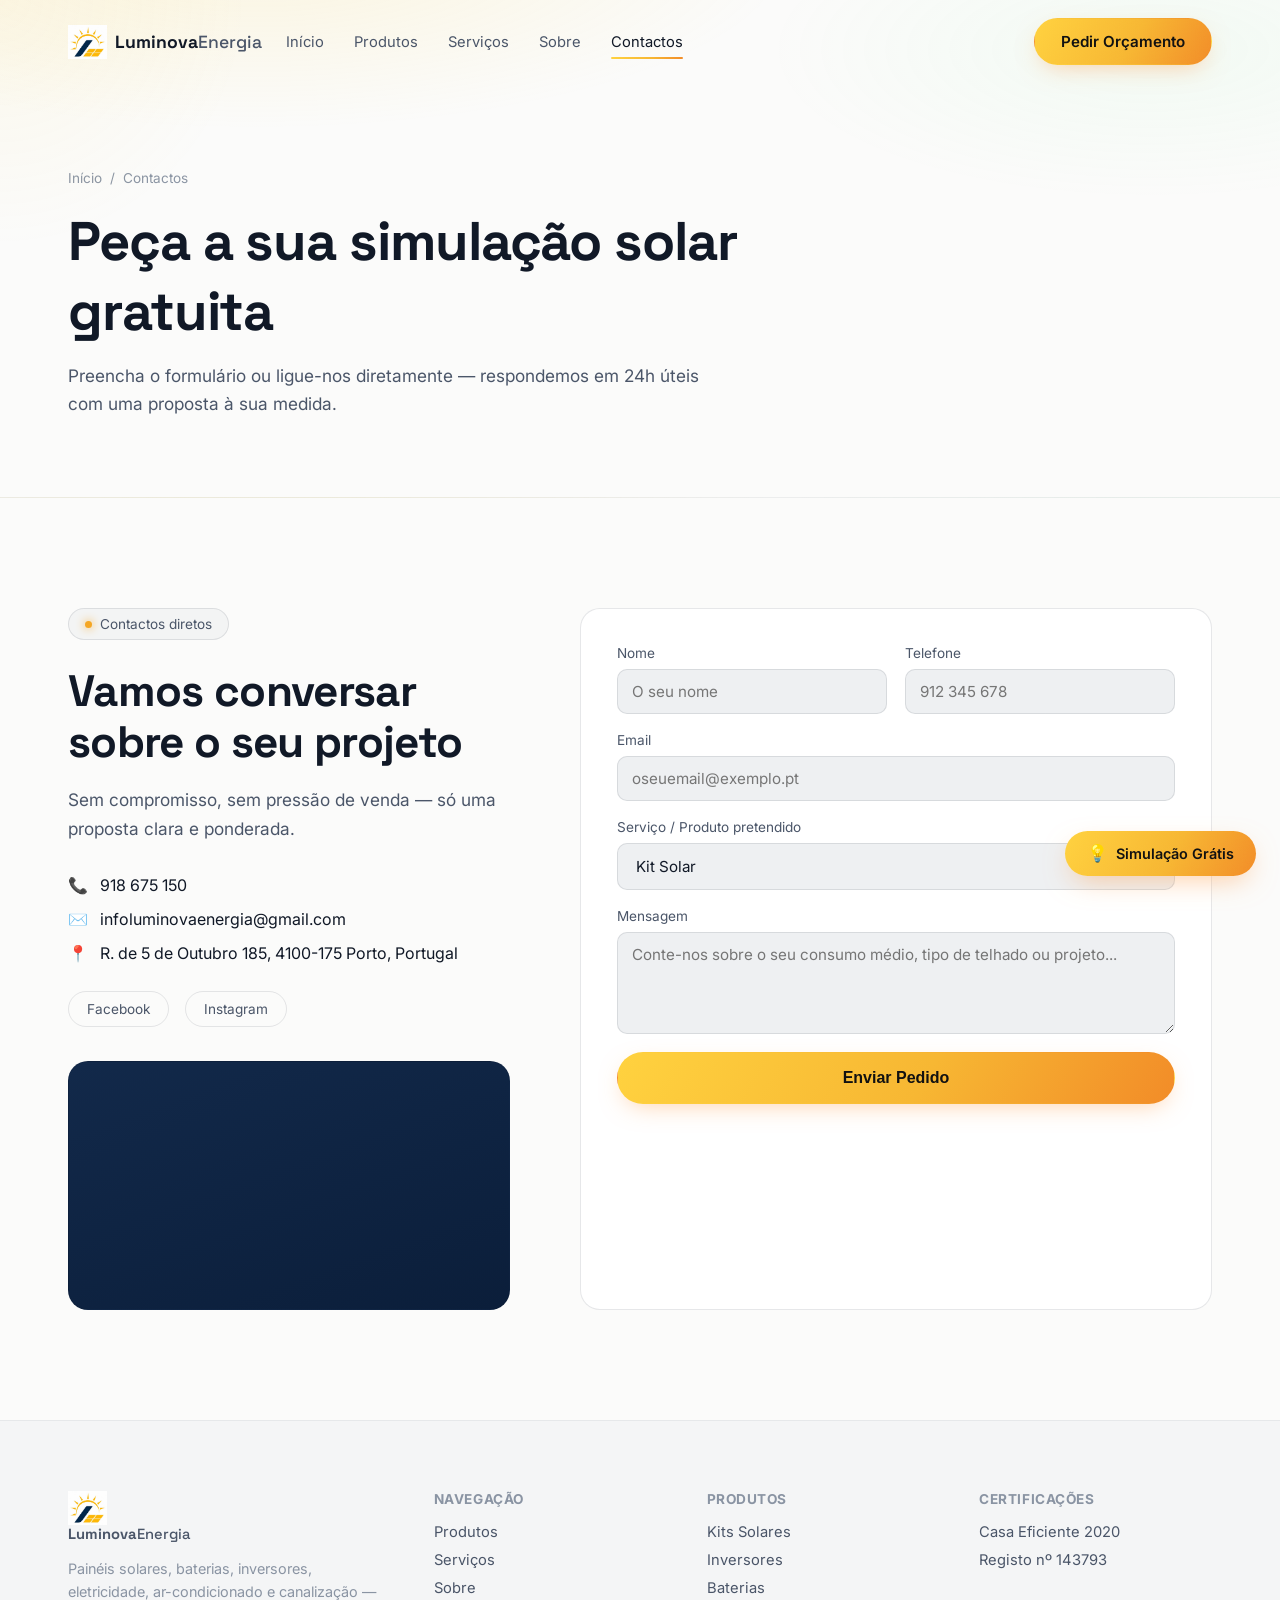
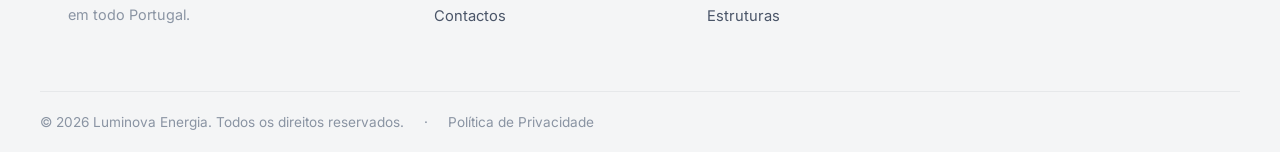
<file: contacto.html>
<!DOCTYPE html>
<html lang="pt">
<head>
<meta charset="UTF-8">
<meta name="viewport" content="width=device-width, initial-scale=1.0">
<title>Contactos | Luminova Energia — Energia Solar</title>
<meta name="description" content="Peça uma simulação gratuita para o seu sistema de energia solar. Contactos, telefone, email e formulário de orçamento.">
<link rel="icon" href="data:image/svg+xml,<svg xmlns=%22http://www.w3.org/2000/svg%22 viewBox=%220 0 100 100%22><text y=%22.9em%22 font-size=%2290%22>☀️</text></svg>">
<link rel="preconnect" href="https://fonts.googleapis.com">
<link rel="preconnect" href="https://fonts.gstatic.com" crossorigin>
<link href="https://fonts.googleapis.com/css2?family=Space+Grotesk:wght@400;500;600;700&family=Inter:wght@400;500;600;700;800&display=swap" rel="stylesheet">
<link rel="stylesheet" href="styles.css?v=3">
</head>
<body>

<div class="grain"></div>
<div class="cursor-glow" id="cursorGlow"></div>

<div id="site-header" data-active="contacto"></div>

<section class="page-banner">
  <div class="container">
    <div class="breadcrumb reveal-up in"><a href="index.html">Início</a> / <span>Contactos</span></div>
    <h1 class="reveal-up in">Peça a sua simulação solar gratuita</h1>
    <p class="reveal-up in">Preencha o formulário ou ligue-nos diretamente — respondemos em 24h úteis com uma proposta à sua medida.</p>
  </div>
</section>

<section>
  <div class="container contact-grid">
    <div class="contact-info reveal-left">
      <div class="eyebrow"><span class="dot"></span> Contactos diretos</div>
      <h2 class="section-title">Vamos conversar sobre o seu projeto</h2>
      <p class="lead">Sem compromisso, sem pressão de venda — só uma proposta clara e ponderada.</p>
      <ul class="contact-list">
        <li><span>📞</span> <a href="tel:+351918675150">918 675 150</a></li>
        <li><span>✉️</span> <a href="mailto:infoluminovaenergia@gmail.com">infoluminovaenergia@gmail.com</a></li>
        <li><span>📍</span> <a href="https://www.google.com/maps/search/?api=1&query=R.+de+5+de+Outubro+185%2C+4100-175+Porto%2C+Portugal" target="_blank" rel="noopener">R. de 5 de Outubro 185, 4100-175 Porto, Portugal</a></li>
      </ul>
      <div class="social-row">
        <a href="#" aria-label="Facebook">Facebook</a>
        <a href="https://www.instagram.com/luminovaenergia?igsi=OWVvM2ZsNXc4N3Mw&utm_source=qr" target="_blank" rel="noopener" aria-label="Instagram">Instagram</a>
      </div>
      <div class="map-embed" style="margin-top:34px;">
        <iframe
          src="https://www.google.com/maps?q=R.+de+5+de+Outubro+185,+4100-175+Porto,+Portugal&output=embed"
          width="100%" height="100%" style="border:0;" loading="lazy" referrerpolicy="no-referrer-when-downgrade"
          title="Localização da Luminova Energia"></iframe>
      </div>
    </div>
    <form class="contact-form reveal-right" id="contactForm">
      <div class="form-row">
        <div class="form-field">
          <label for="name">Nome</label>
          <input id="name" name="name" type="text" placeholder="O seu nome" required>
        </div>
        <div class="form-field">
          <label for="phone">Telefone</label>
          <input id="phone" name="phone" type="tel" placeholder="912 345 678" required>
        </div>
      </div>
      <div class="form-field">
        <label for="email">Email</label>
        <input id="email" name="email" type="email" placeholder="oseuemail@exemplo.pt" required>
      </div>
      <div class="form-field">
        <label for="service">Serviço / Produto pretendido</label>
        <select id="service" name="service">
          <option>Kit Solar</option>
          <option>Inversor</option>
          <option>Bateria</option>
          <option>Eletricidade</option>
          <option>Ar Condicionado</option>
          <option>Canalização</option>
          <option>Outro</option>
        </select>
      </div>
      <div class="form-field">
        <label for="message">Mensagem</label>
        <textarea id="message" name="message" rows="4" placeholder="Conte-nos sobre o seu consumo médio, tipo de telhado ou projeto..."></textarea>
      </div>
      <button type="submit" class="btn btn-primary btn-lg full">Enviar Pedido</button>
      <p class="form-note" id="formNote"></p>
    </form>
  </div>
</section>

<div id="site-footer"></div>

<script src="products-data.js?v=2"></script>
<script src="partials.js?v=2"></script>
<script src="script.js?v=2"></script>
<script src="shop.js?v=2"></script>
</body>
</html>
</file>
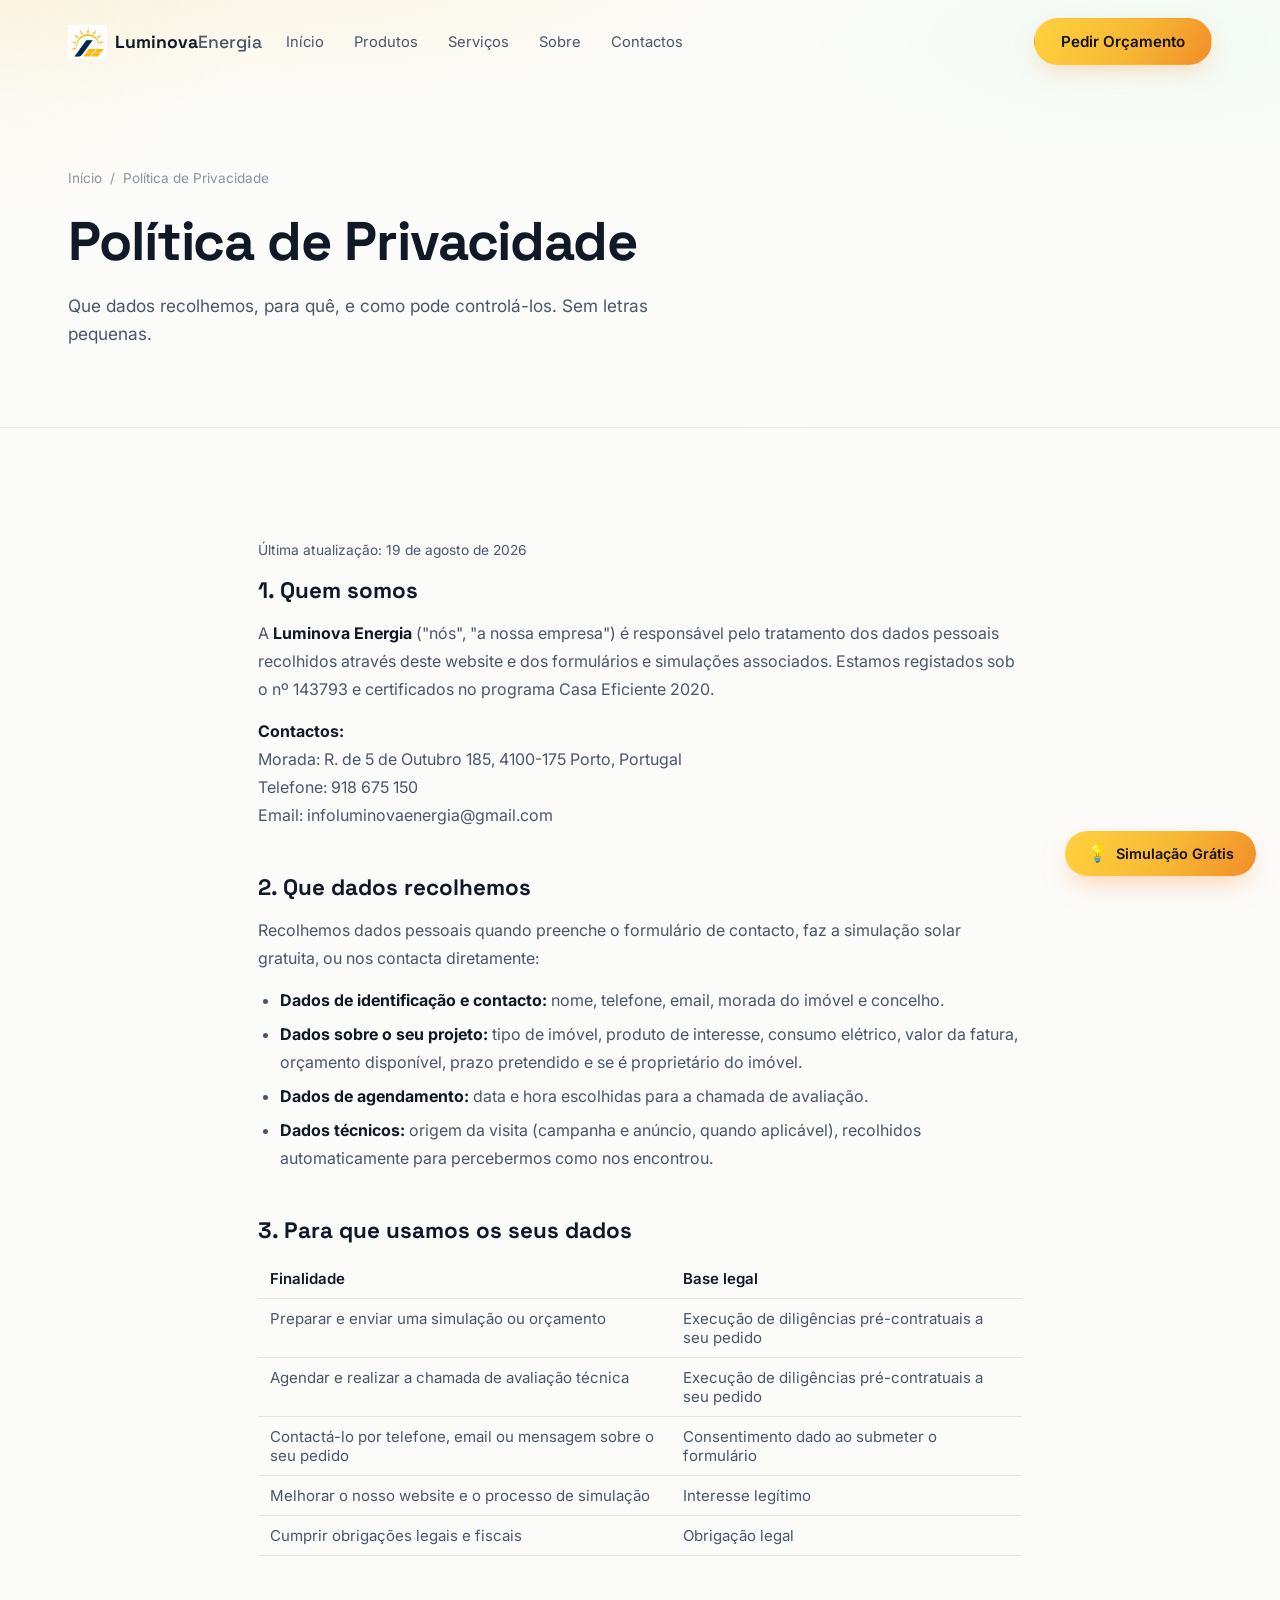
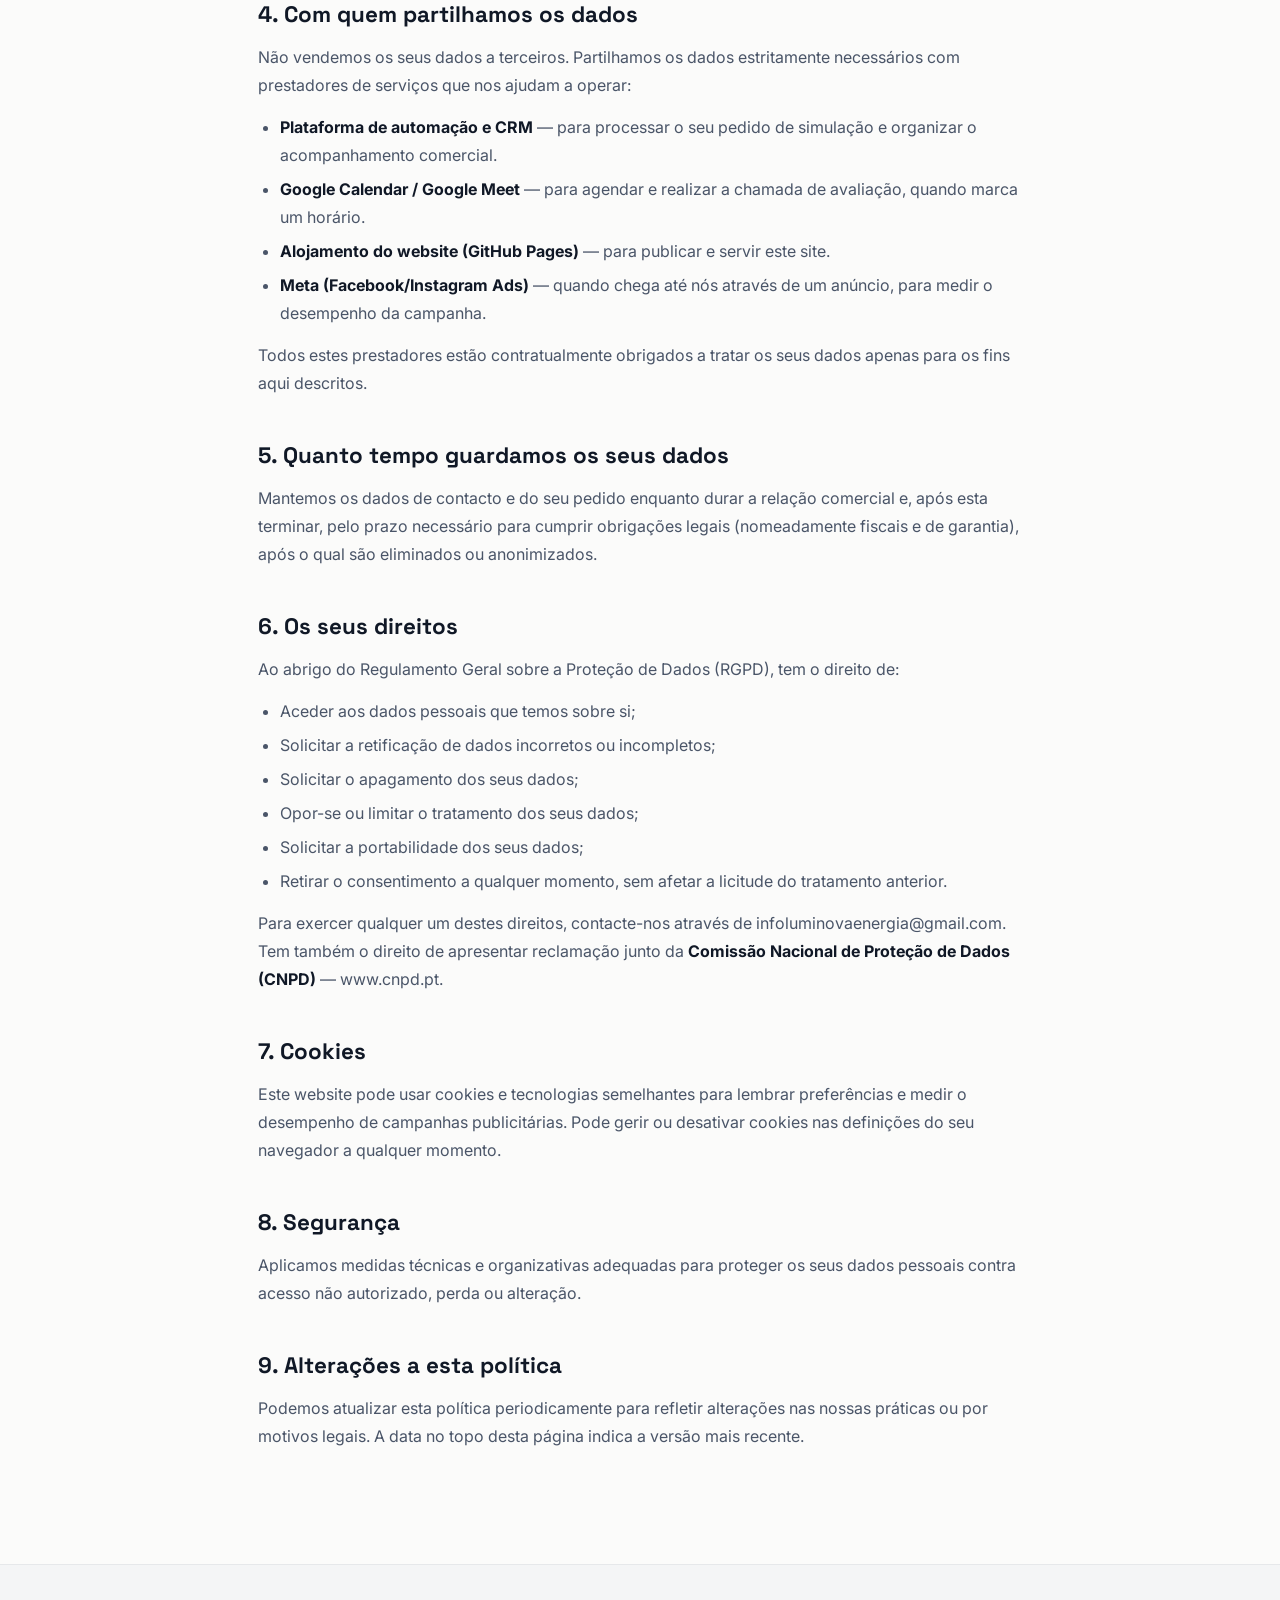
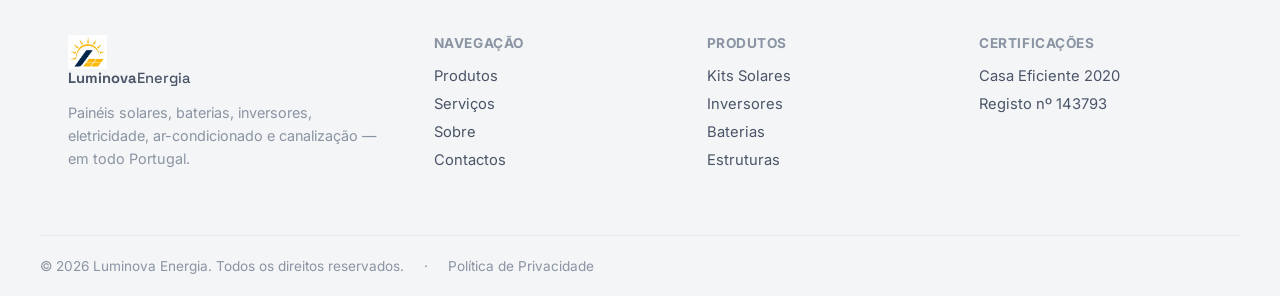
<file: privacidade.html>
<!DOCTYPE html>
<html lang="pt">
<head>
<meta charset="UTF-8">
<meta name="viewport" content="width=device-width, initial-scale=1.0">
<title>Política de Privacidade | Luminova Energia — Energia Solar</title>
<meta name="description" content="Política de privacidade da Luminova Energia: que dados recolhemos, para quê, com quem partilhamos e quais os seus direitos ao abrigo do RGPD.">
<link rel="icon" href="data:image/svg+xml,<svg xmlns=%22http://www.w3.org/2000/svg%22 viewBox=%220 0 100 100%22><text y=%22.9em%22 font-size=%2290%22>☀️</text></svg>">
<link rel="preconnect" href="https://fonts.googleapis.com">
<link rel="preconnect" href="https://fonts.gstatic.com" crossorigin>
<link href="https://fonts.googleapis.com/css2?family=Space+Grotesk:wght@400;500;600;700&family=Inter:wght@400;500;600;700;800&display=swap" rel="stylesheet">
<link rel="stylesheet" href="styles.css?v=2">
<style>
  .legal{padding-bottom:100px;}
  .legal .container{max-width:820px;}
  .legal h2{font-size:1.4rem;margin:44px 0 14px;}
  .legal h2:first-of-type{margin-top:8px;}
  .legal p{color:var(--text-dim);line-height:1.75;margin:0 0 14px;}
  .legal ul{color:var(--text-dim);line-height:1.75;margin:0 0 14px;padding-left:22px;}
  .legal li{margin-bottom:6px;}
  .legal strong{color:var(--text);}
  .legal-meta{color:var(--text-faint);font-size:.86rem;margin-bottom:36px;}
  .legal-table{width:100%;border-collapse:collapse;margin:0 0 14px;font-size:.94rem;}
  .legal-table th,.legal-table td{text-align:left;padding:10px 12px;border-bottom:1px solid var(--border);color:var(--text-dim);vertical-align:top;}
  .legal-table th{color:var(--text);font-weight:600;}
</style>
</head>
<body>

<div class="grain"></div>
<div class="cursor-glow" id="cursorGlow"></div>

<div id="site-header" data-active="privacidade"></div>

<section class="page-banner">
  <div class="container">
    <div class="breadcrumb reveal-up in"><a href="index.html">Início</a> / <span>Política de Privacidade</span></div>
    <h1 class="reveal-up in">Política de Privacidade</h1>
    <p class="reveal-up in">Que dados recolhemos, para quê, e como pode controlá-los. Sem letras pequenas.</p>
  </div>
</section>

<section class="legal">
  <div class="container">
    <p class="legal-meta">Última atualização: 19 de agosto de 2026</p>

    <h2>1. Quem somos</h2>
    <p>A <strong>Luminova Energia</strong> ("nós", "a nossa empresa") é responsável pelo tratamento dos dados pessoais recolhidos através deste website e dos formulários e simulações associados. Estamos registados sob o nº 143793 e certificados no programa Casa Eficiente 2020.</p>
    <p>
      <strong>Contactos:</strong><br>
      Morada: R. de 5 de Outubro 185, 4100-175 Porto, Portugal<br>
      Telefone: <a href="tel:+351918675150">918 675 150</a><br>
      Email: <a href="mailto:infoluminovaenergia@gmail.com">infoluminovaenergia@gmail.com</a>
    </p>

    <h2>2. Que dados recolhemos</h2>
    <p>Recolhemos dados pessoais quando preenche o formulário de contacto, faz a simulação solar gratuita, ou nos contacta diretamente:</p>
    <ul>
      <li><strong>Dados de identificação e contacto:</strong> nome, telefone, email, morada do imóvel e concelho.</li>
      <li><strong>Dados sobre o seu projeto:</strong> tipo de imóvel, produto de interesse, consumo elétrico, valor da fatura, orçamento disponível, prazo pretendido e se é proprietário do imóvel.</li>
      <li><strong>Dados de agendamento:</strong> data e hora escolhidas para a chamada de avaliação.</li>
      <li><strong>Dados técnicos:</strong> origem da visita (campanha e anúncio, quando aplicável), recolhidos automaticamente para percebermos como nos encontrou.</li>
    </ul>

    <h2>3. Para que usamos os seus dados</h2>
    <table class="legal-table">
      <thead><tr><th>Finalidade</th><th>Base legal</th></tr></thead>
      <tbody>
        <tr><td>Preparar e enviar uma simulação ou orçamento</td><td>Execução de diligências pré-contratuais a seu pedido</td></tr>
        <tr><td>Agendar e realizar a chamada de avaliação técnica</td><td>Execução de diligências pré-contratuais a seu pedido</td></tr>
        <tr><td>Contactá-lo por telefone, email ou mensagem sobre o seu pedido</td><td>Consentimento dado ao submeter o formulário</td></tr>
        <tr><td>Melhorar o nosso website e o processo de simulação</td><td>Interesse legítimo</td></tr>
        <tr><td>Cumprir obrigações legais e fiscais</td><td>Obrigação legal</td></tr>
      </tbody>
    </table>

    <h2>4. Com quem partilhamos os dados</h2>
    <p>Não vendemos os seus dados a terceiros. Partilhamos os dados estritamente necessários com prestadores de serviços que nos ajudam a operar:</p>
    <ul>
      <li><strong>Plataforma de automação e CRM</strong> — para processar o seu pedido de simulação e organizar o acompanhamento comercial.</li>
      <li><strong>Google Calendar / Google Meet</strong> — para agendar e realizar a chamada de avaliação, quando marca um horário.</li>
      <li><strong>Alojamento do website (GitHub Pages)</strong> — para publicar e servir este site.</li>
      <li><strong>Meta (Facebook/Instagram Ads)</strong> — quando chega até nós através de um anúncio, para medir o desempenho da campanha.</li>
    </ul>
    <p>Todos estes prestadores estão contratualmente obrigados a tratar os seus dados apenas para os fins aqui descritos.</p>

    <h2>5. Quanto tempo guardamos os seus dados</h2>
    <p>Mantemos os dados de contacto e do seu pedido enquanto durar a relação comercial e, após esta terminar, pelo prazo necessário para cumprir obrigações legais (nomeadamente fiscais e de garantia), após o qual são eliminados ou anonimizados.</p>

    <h2>6. Os seus direitos</h2>
    <p>Ao abrigo do Regulamento Geral sobre a Proteção de Dados (RGPD), tem o direito de:</p>
    <ul>
      <li>Aceder aos dados pessoais que temos sobre si;</li>
      <li>Solicitar a retificação de dados incorretos ou incompletos;</li>
      <li>Solicitar o apagamento dos seus dados;</li>
      <li>Opor-se ou limitar o tratamento dos seus dados;</li>
      <li>Solicitar a portabilidade dos seus dados;</li>
      <li>Retirar o consentimento a qualquer momento, sem afetar a licitude do tratamento anterior.</li>
    </ul>
    <p>Para exercer qualquer um destes direitos, contacte-nos através de <a href="mailto:infoluminovaenergia@gmail.com">infoluminovaenergia@gmail.com</a>. Tem também o direito de apresentar reclamação junto da <strong>Comissão Nacional de Proteção de Dados (CNPD)</strong> — <a href="https://www.cnpd.pt" target="_blank" rel="noopener">www.cnpd.pt</a>.</p>

    <h2>7. Cookies</h2>
    <p>Este website pode usar cookies e tecnologias semelhantes para lembrar preferências e medir o desempenho de campanhas publicitárias. Pode gerir ou desativar cookies nas definições do seu navegador a qualquer momento.</p>

    <h2>8. Segurança</h2>
    <p>Aplicamos medidas técnicas e organizativas adequadas para proteger os seus dados pessoais contra acesso não autorizado, perda ou alteração.</p>

    <h2>9. Alterações a esta política</h2>
    <p>Podemos atualizar esta política periodicamente para refletir alterações nas nossas práticas ou por motivos legais. A data no topo desta página indica a versão mais recente.</p>
  </div>
</section>

<div id="site-footer"></div>

<script src="products-data.js"></script>
<script src="partials.js"></script>
<script src="script.js"></script>
<script src="shop.js"></script>
</body>
</html>
</file>
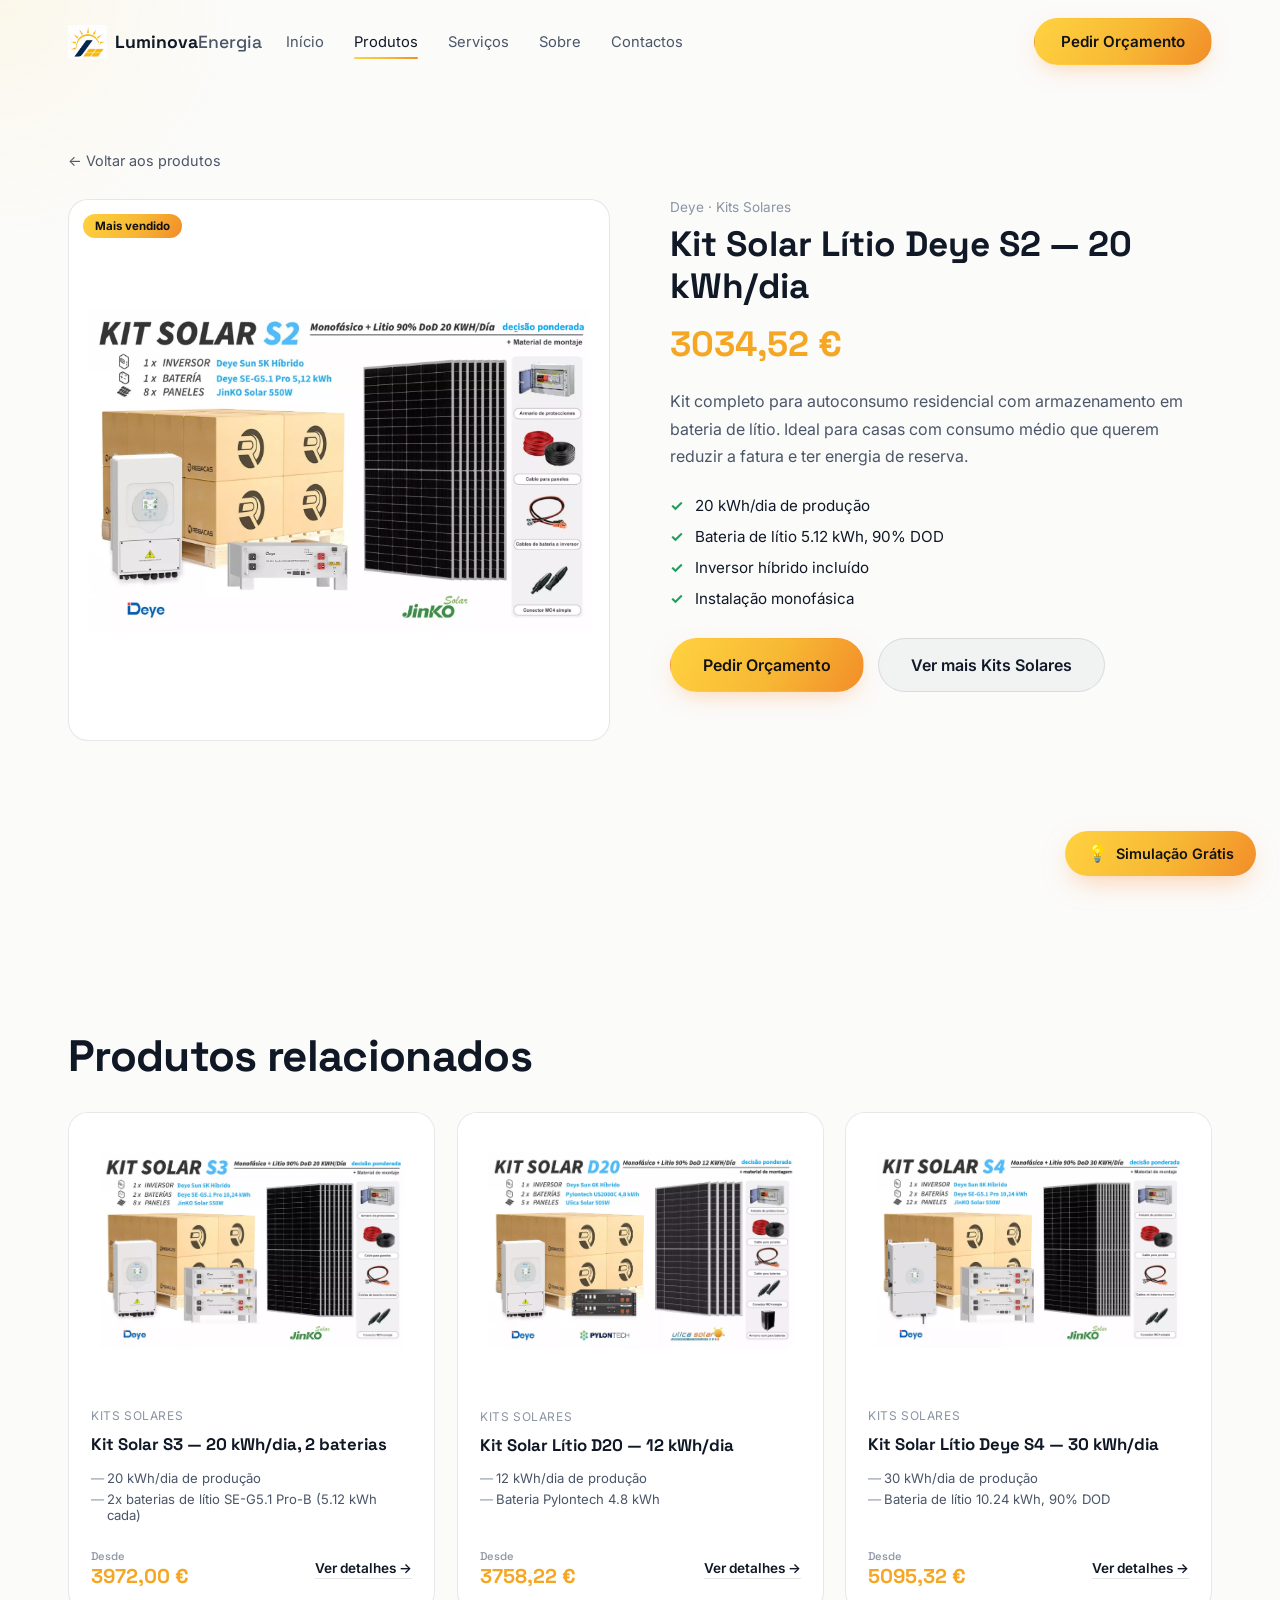
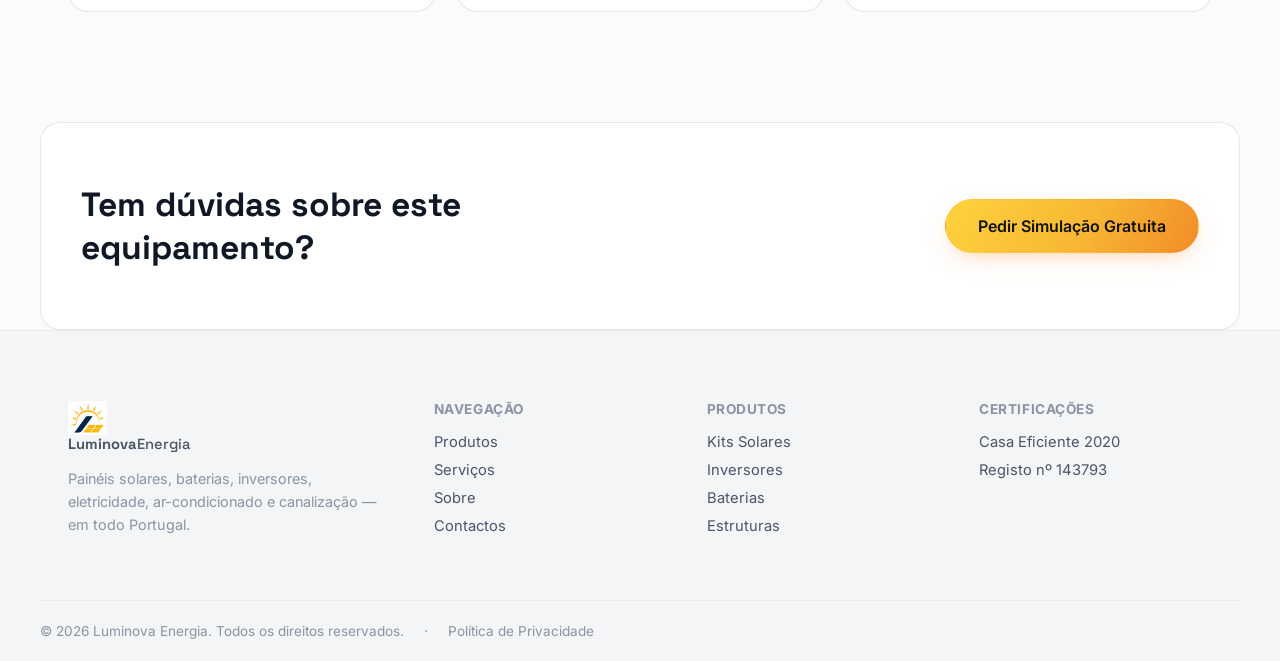
<file: produto.html>
<!DOCTYPE html>
<html lang="pt">
<head>
<meta charset="UTF-8">
<meta name="viewport" content="width=device-width, initial-scale=1.0">
<title>Produto | Luminova Energia</title>
<meta name="description" content="Ficha técnica e preço de equipamento solar — kits, inversores e baterias.">
<link rel="icon" href="data:image/svg+xml,<svg xmlns=%22http://www.w3.org/2000/svg%22 viewBox=%220 0 100 100%22><text y=%22.9em%22 font-size=%2290%22>☀️</text></svg>">
<link rel="preconnect" href="https://fonts.googleapis.com">
<link rel="preconnect" href="https://fonts.gstatic.com" crossorigin>
<link href="https://fonts.googleapis.com/css2?family=Space+Grotesk:wght@400;500;600;700&family=Inter:wght@400;500;600;700;800&display=swap" rel="stylesheet">
<link rel="stylesheet" href="styles.css?v=3">
</head>
<body>

<div class="grain"></div>
<div class="cursor-glow" id="cursorGlow"></div>

<div id="site-header" data-active="produtos"></div>

<section style="padding:150px 0 80px;">
  <div class="container">
    <a href="produtos.html" class="pd-back">← Voltar aos produtos</a>
    <div class="product-detail" id="productDetail"></div>
  </div>
</section>

<section>
  <div class="container">
    <h2 class="section-title related-title">Produtos relacionados</h2>
    <div class="product-grid" id="relatedGrid" style="margin-top:30px;"></div>
  </div>
</section>

<section class="cta-strip">
  <div class="container cta-strip-inner reveal-up">
    <h2>Tem dúvidas sobre este equipamento?</h2>
    <a href="https://hyperscaleh.github.io/luminova-energia-quiz/" target="_blank" rel="noopener" class="btn btn-primary btn-lg">Pedir Simulação Gratuita</a>
  </div>
</section>

<div id="site-footer"></div>

<script src="products-data.js?v=2"></script>
<script src="partials.js?v=2"></script>
<script src="script.js?v=2"></script>
<script src="shop.js?v=2"></script>
</body>
</html>
</file>
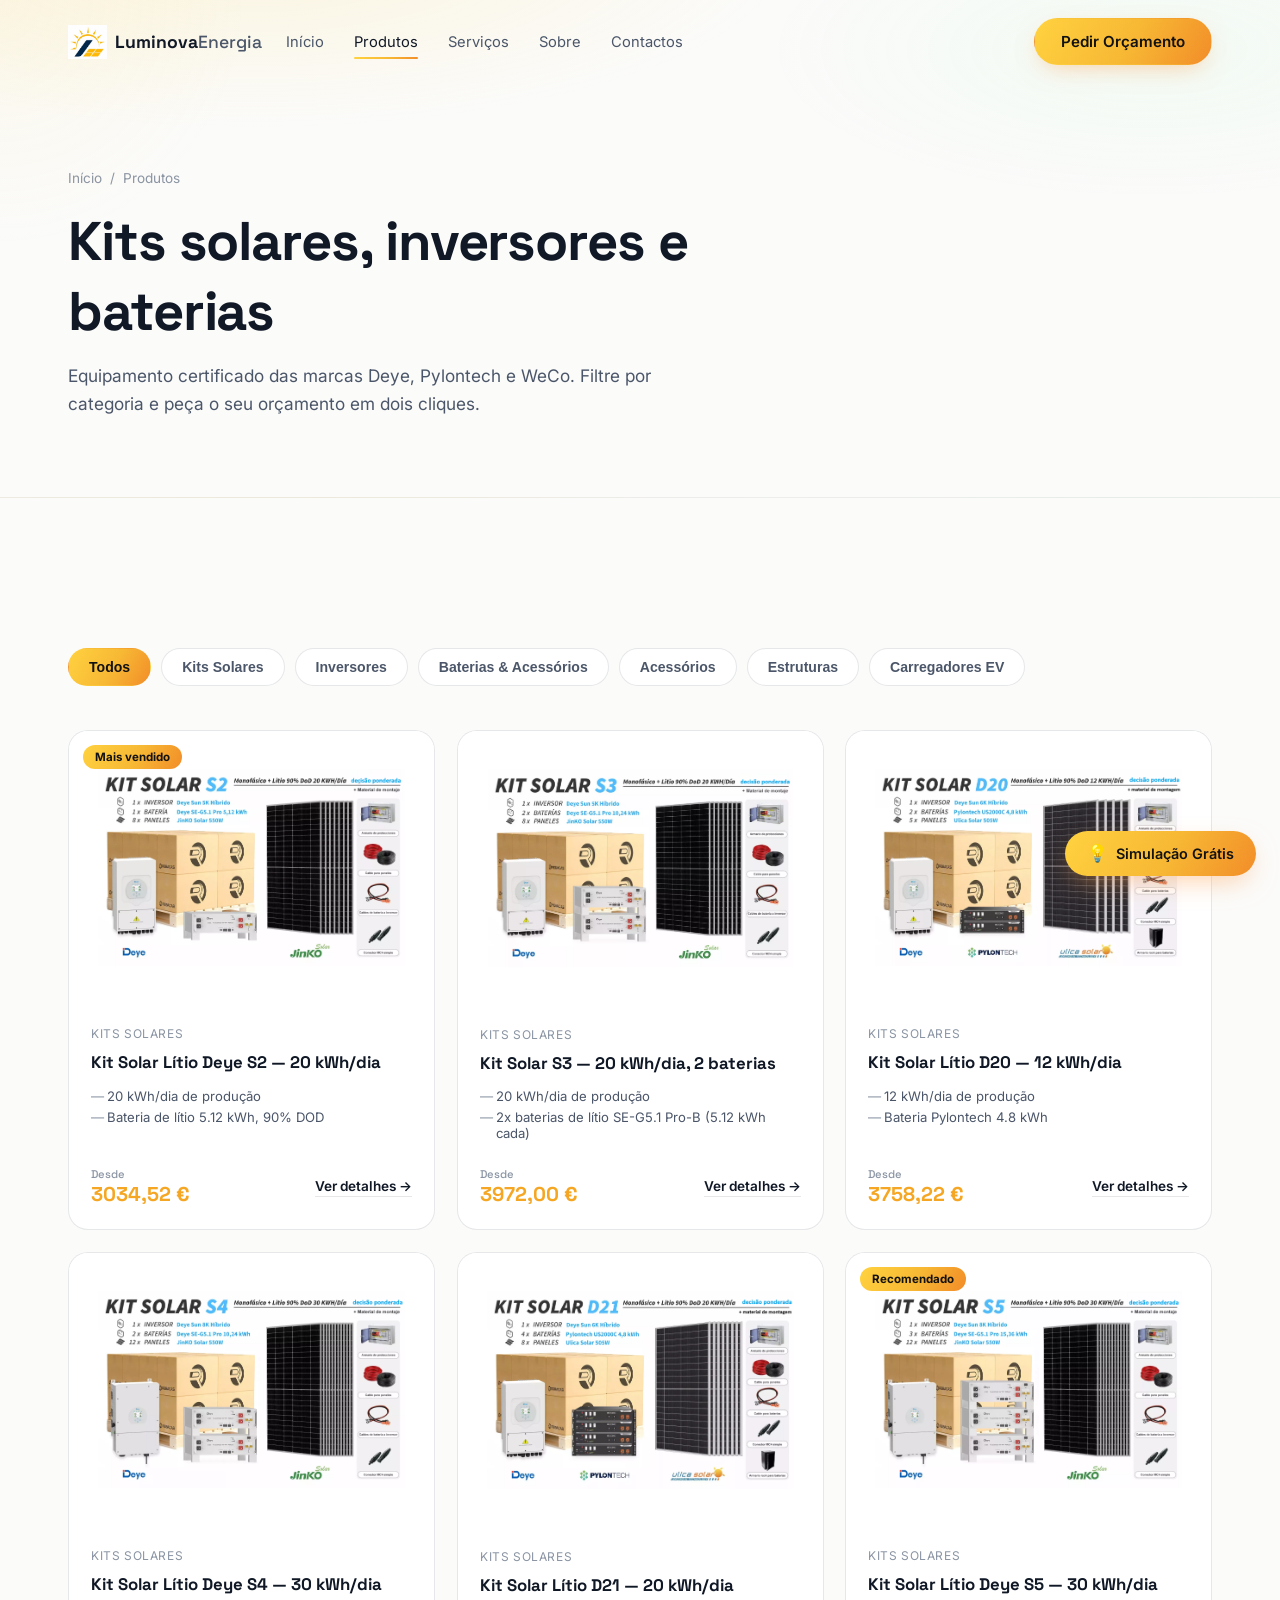
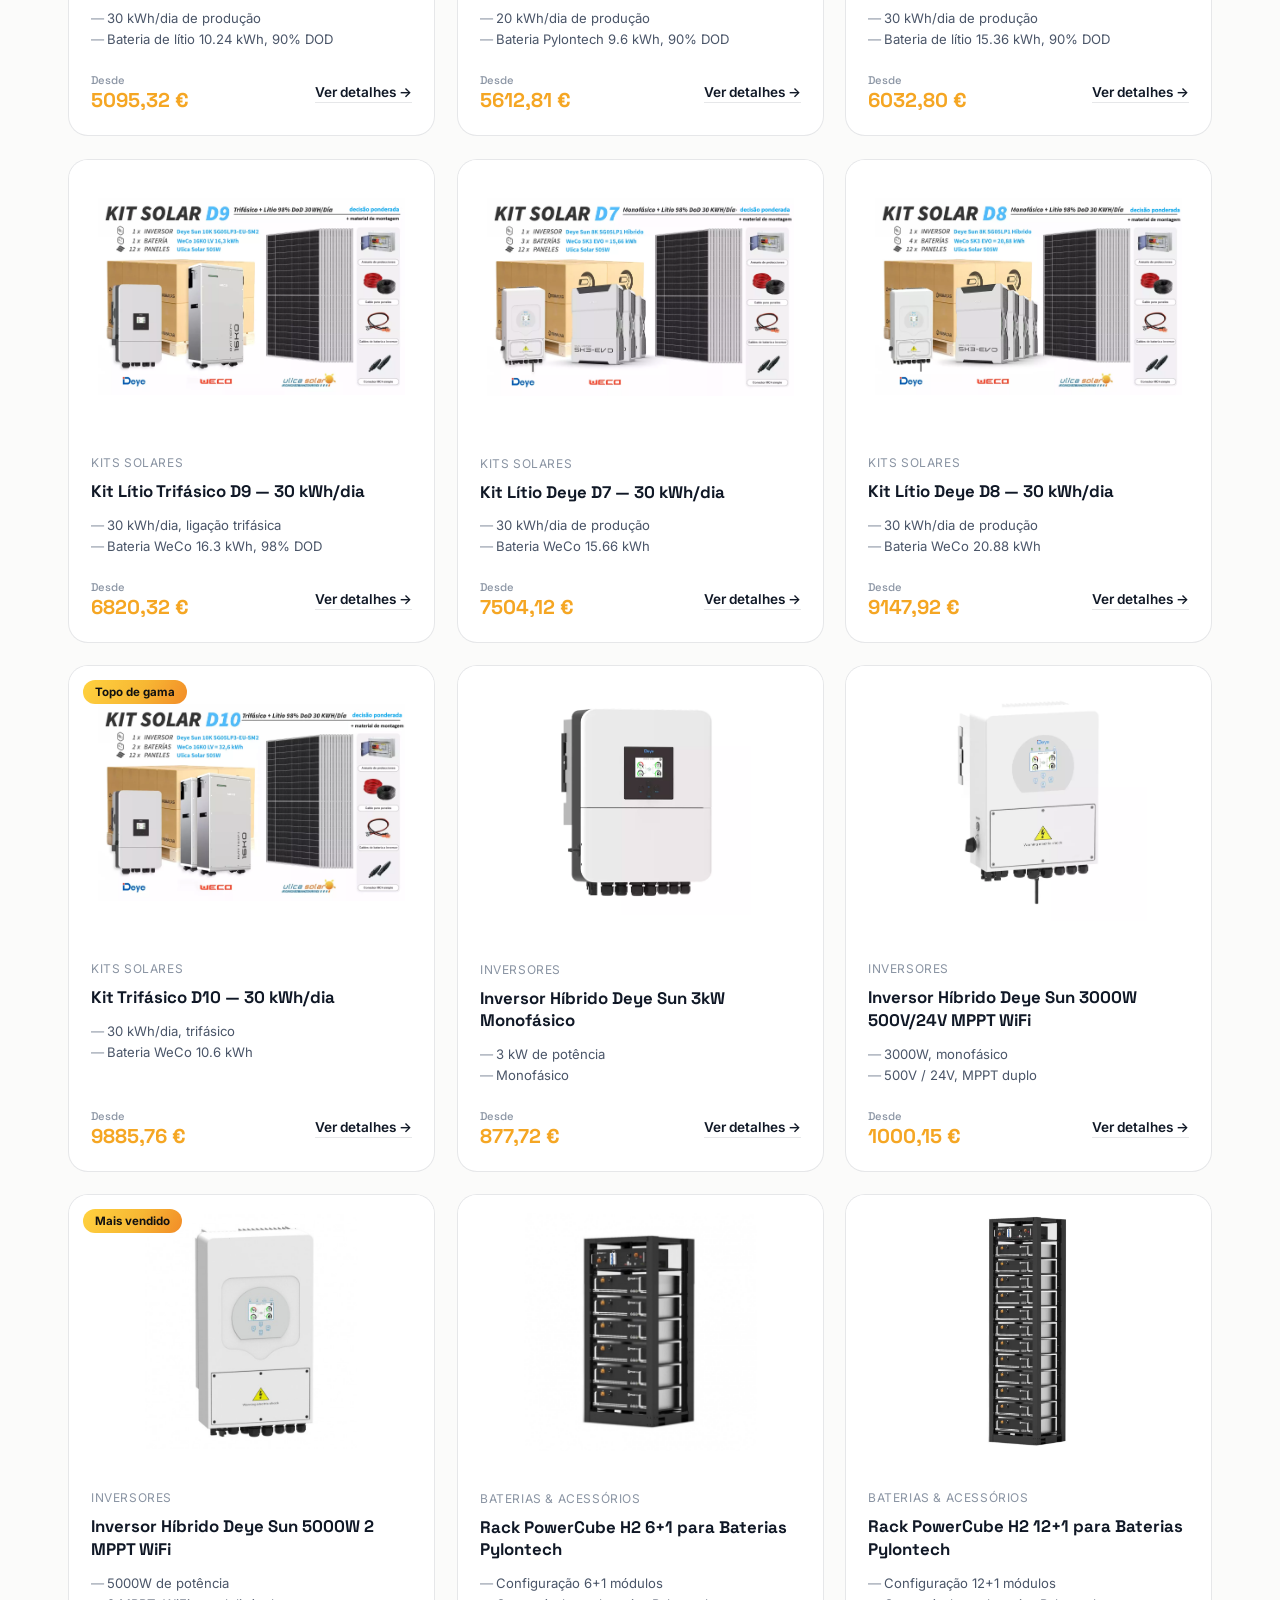
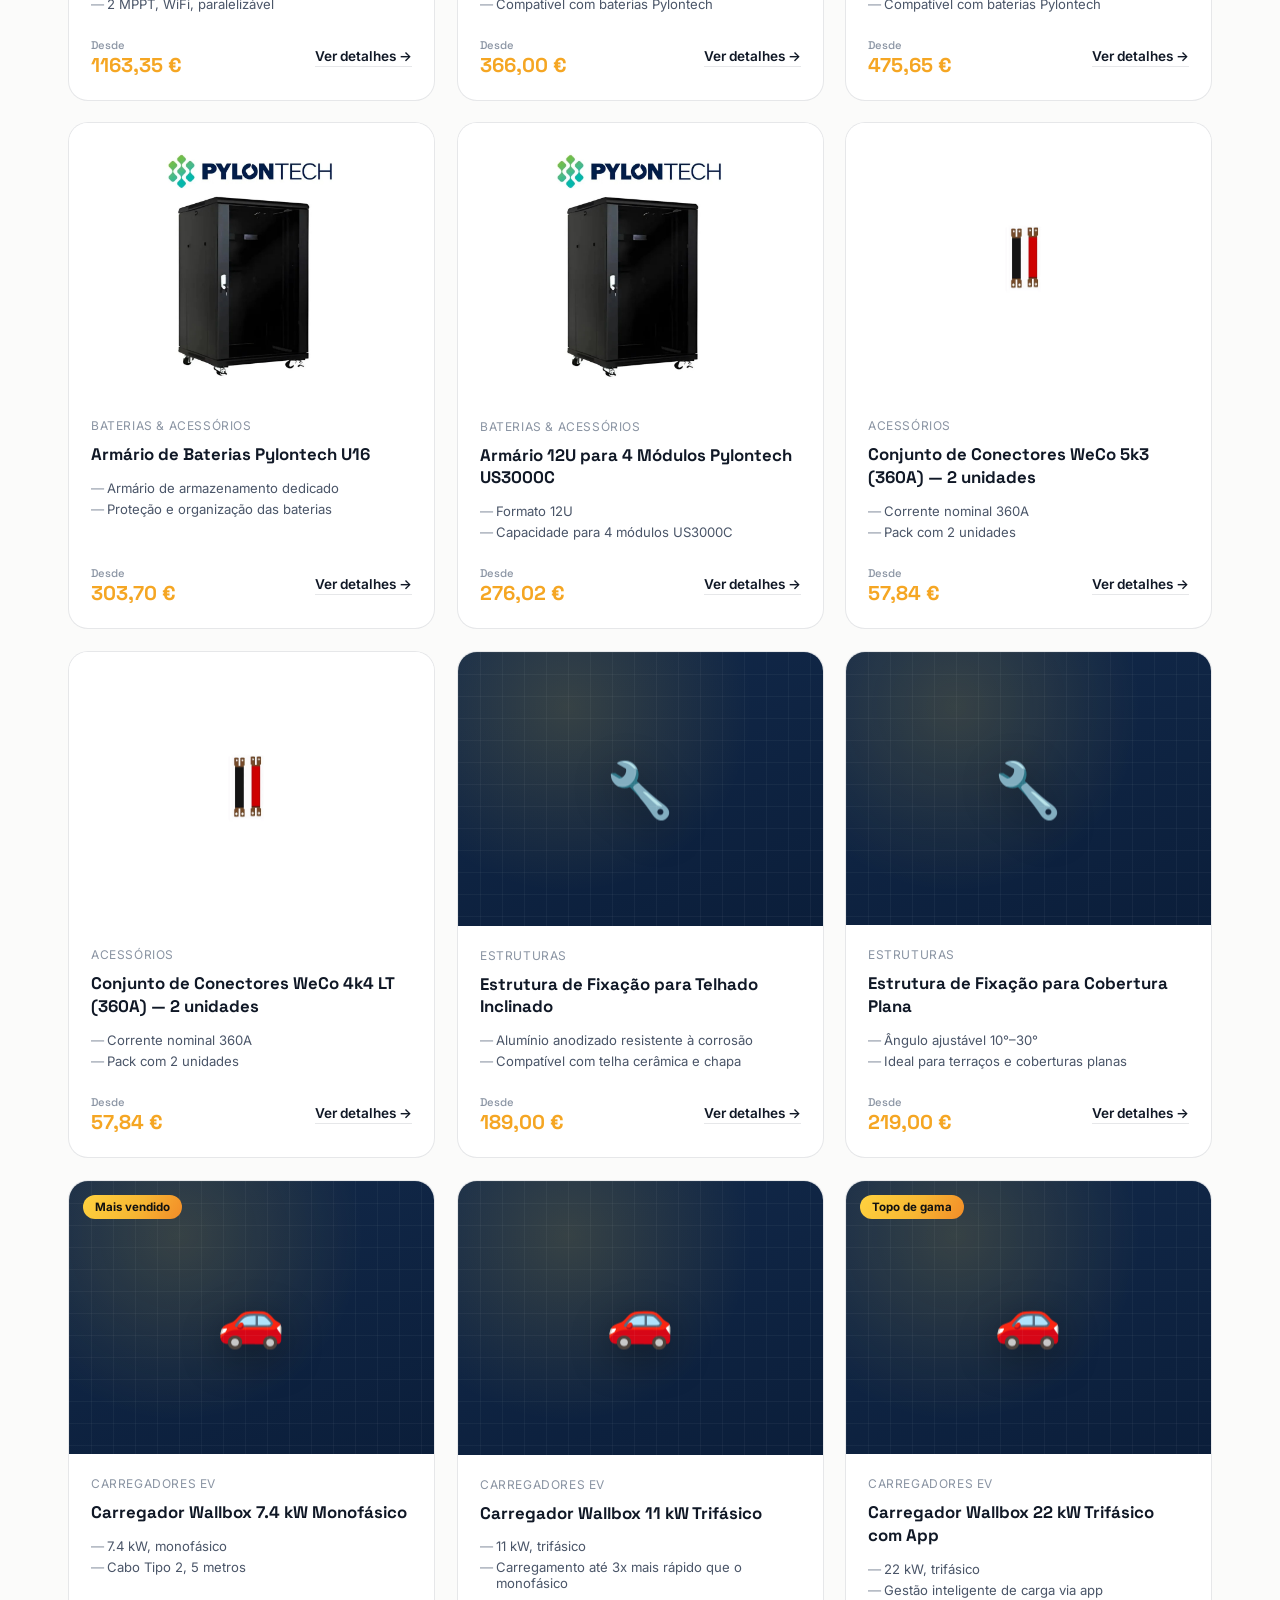
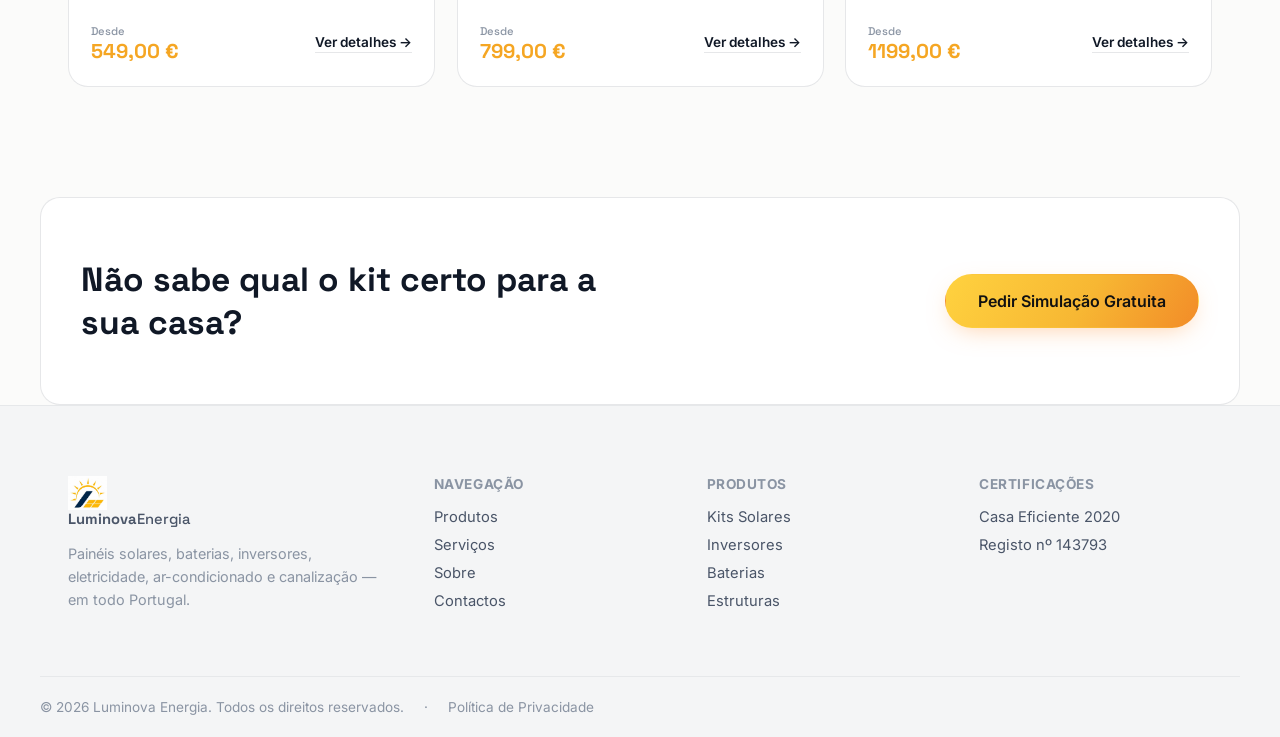
<file: produtos.html>
<!DOCTYPE html>
<html lang="pt">
<head>
<meta charset="UTF-8">
<meta name="viewport" content="width=device-width, initial-scale=1.0">
<title>Produtos | Kits Solares, Inversores e Baterias — Luminova Energia</title>
<meta name="description" content="Catálogo de kits solares, inversores híbridos, baterias de lítio, estruturas e acessórios — com preços à vista.">
<link rel="icon" href="data:image/svg+xml,<svg xmlns=%22http://www.w3.org/2000/svg%22 viewBox=%220 0 100 100%22><text y=%22.9em%22 font-size=%2290%22>☀️</text></svg>">
<link rel="preconnect" href="https://fonts.googleapis.com">
<link rel="preconnect" href="https://fonts.gstatic.com" crossorigin>
<link href="https://fonts.googleapis.com/css2?family=Space+Grotesk:wght@400;500;600;700&family=Inter:wght@400;500;600;700;800&display=swap" rel="stylesheet">
<link rel="stylesheet" href="styles.css?v=3">
</head>
<body>

<div class="grain"></div>
<div class="cursor-glow" id="cursorGlow"></div>

<div id="site-header" data-active="produtos"></div>

<section class="page-banner">
  <div class="container">
    <div class="breadcrumb reveal-up in"><a href="index.html">Início</a> / <span>Produtos</span></div>
    <h1 class="reveal-up in">Kits solares, inversores e baterias</h1>
    <p class="reveal-up in">Equipamento certificado das marcas Deye, Pylontech e WeCo. Filtre por categoria e peça o seu orçamento em dois cliques.</p>
  </div>
</section>

<section>
  <div class="container">
    <div class="cat-tabs" id="catTabs"></div>
    <div class="product-grid" id="productGrid"></div>
  </div>
</section>

<section class="cta-strip">
  <div class="container cta-strip-inner reveal-up">
    <h2>Não sabe qual o kit certo para a sua casa?</h2>
    <a href="https://hyperscaleh.github.io/luminova-energia-quiz/" target="_blank" rel="noopener" class="btn btn-primary btn-lg">Pedir Simulação Gratuita</a>
  </div>
</section>

<div id="site-footer"></div>

<script src="products-data.js?v=2"></script>
<script src="partials.js?v=2"></script>
<script src="script.js?v=2"></script>
<script src="shop.js?v=2"></script>
</body>
</html>
</file>
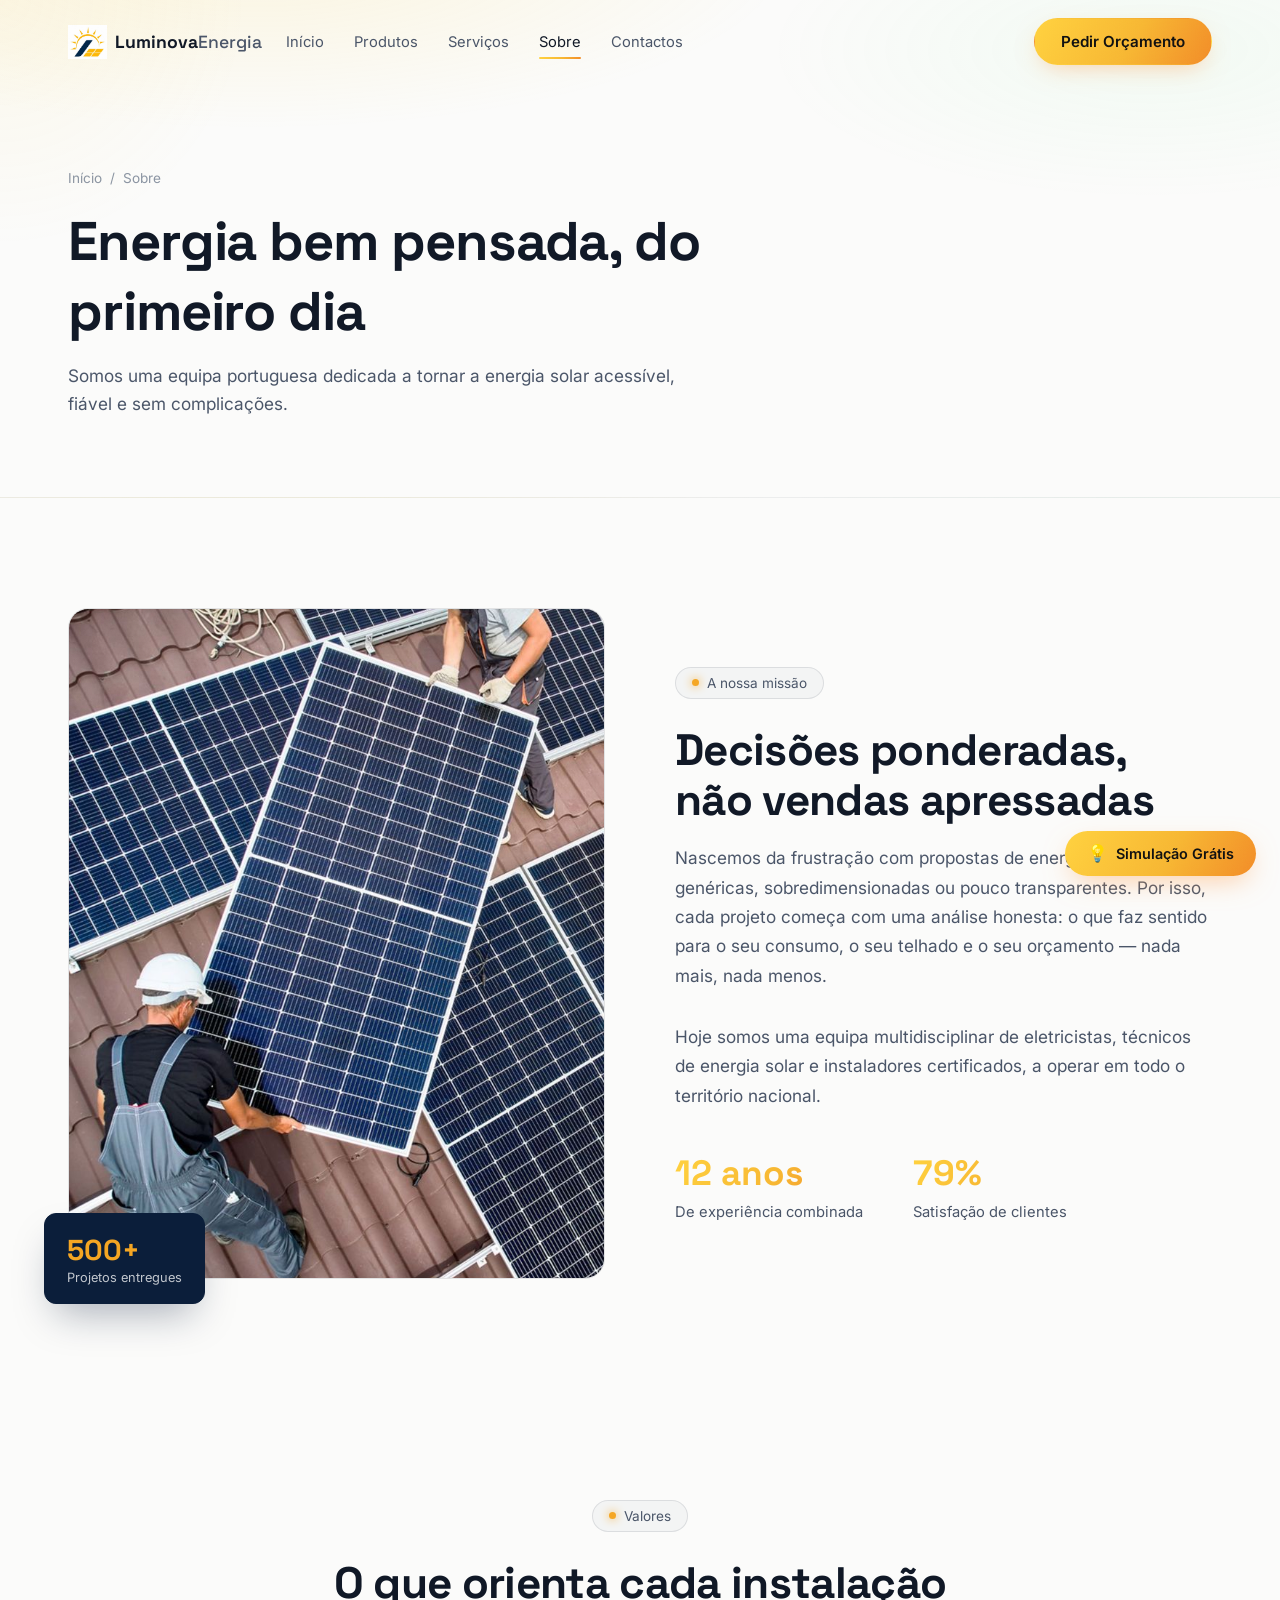
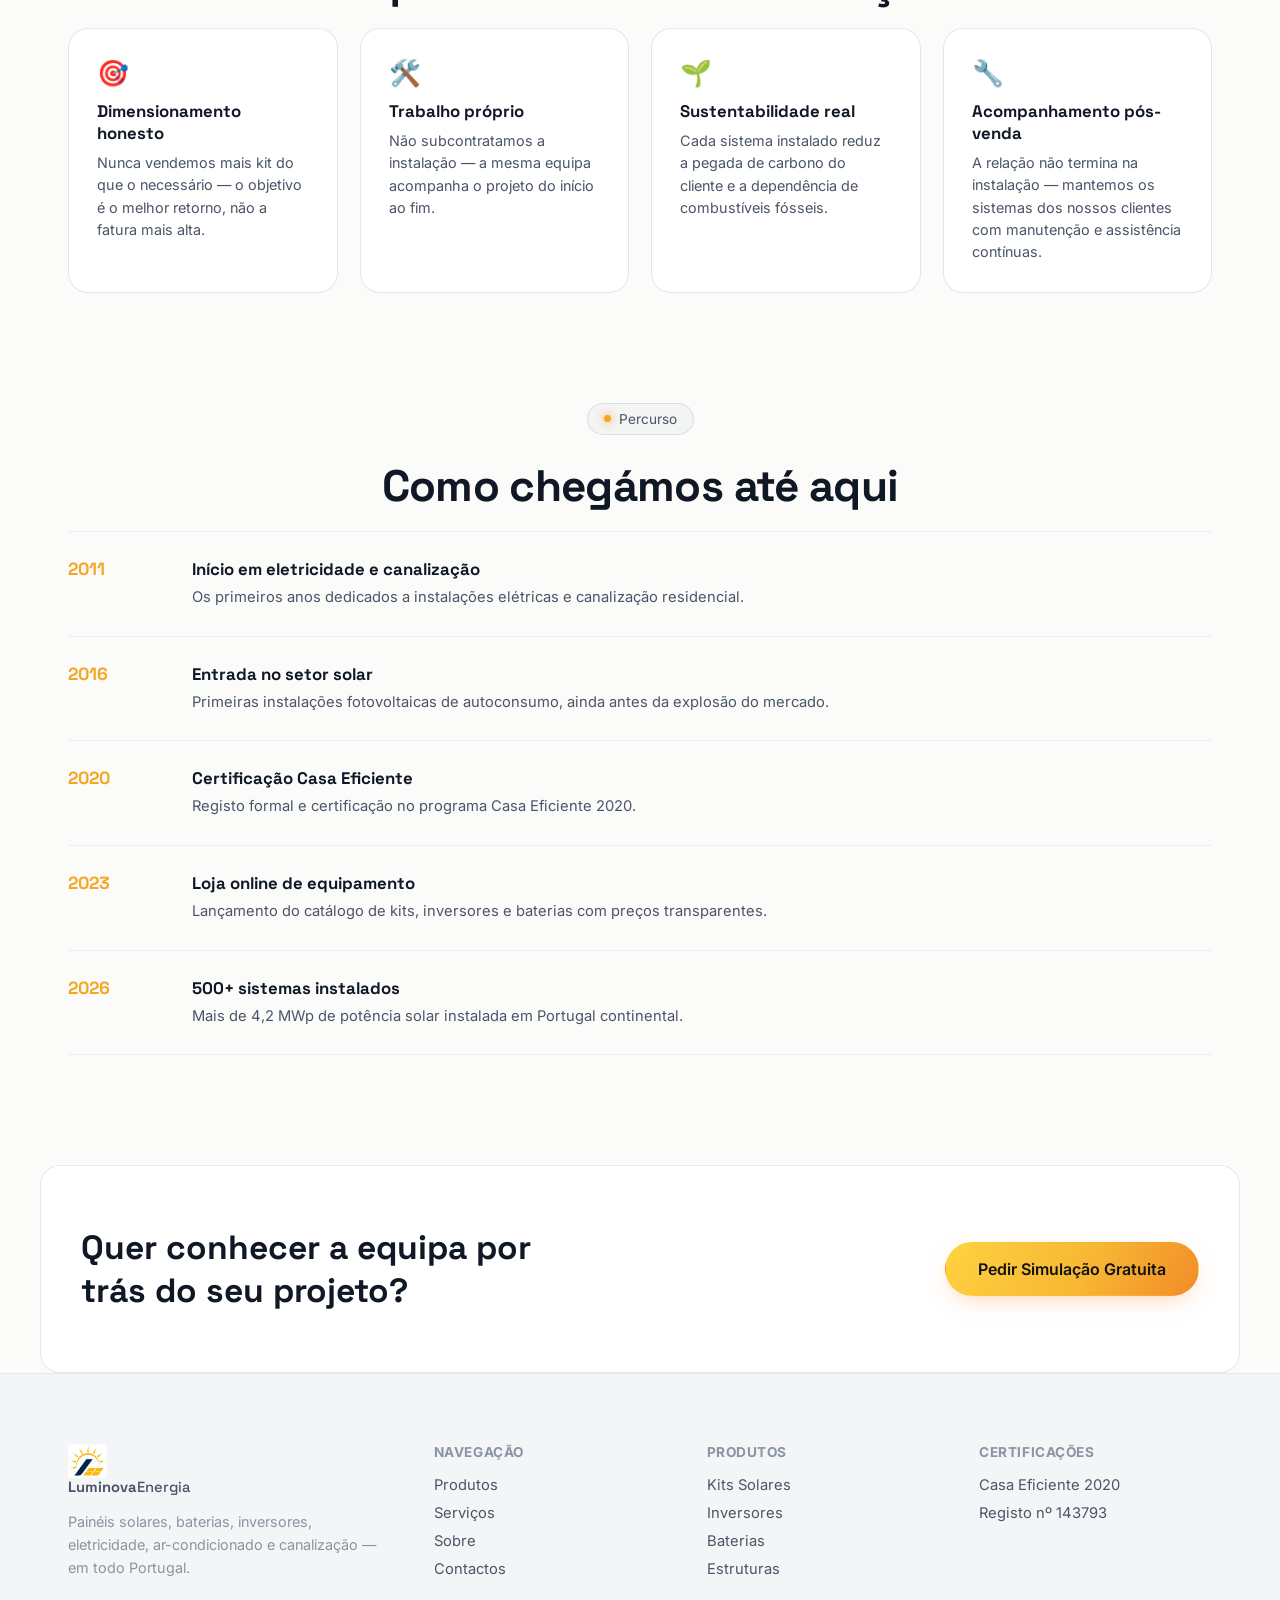
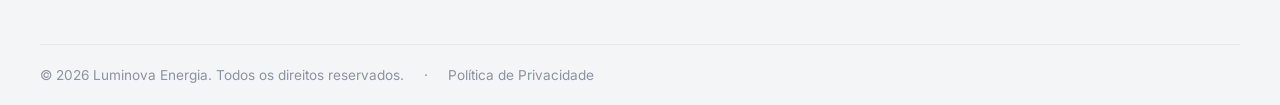
<file: sobre.html>
<!DOCTYPE html>
<html lang="pt">
<head>
<meta charset="UTF-8">
<meta name="viewport" content="width=device-width, initial-scale=1.0">
<title>Sobre Nós | Luminova Energia — Energia Solar</title>
<meta name="description" content="Conheça a Luminova Energia: quem somos, a nossa missão e o compromisso com a transição energética em Portugal.">
<link rel="icon" href="data:image/svg+xml,<svg xmlns=%22http://www.w3.org/2000/svg%22 viewBox=%220 0 100 100%22><text y=%22.9em%22 font-size=%2290%22>☀️</text></svg>">
<link rel="preconnect" href="https://fonts.googleapis.com">
<link rel="preconnect" href="https://fonts.gstatic.com" crossorigin>
<link href="https://fonts.googleapis.com/css2?family=Space+Grotesk:wght@400;500;600;700&family=Inter:wght@400;500;600;700;800&display=swap" rel="stylesheet">
<link rel="stylesheet" href="styles.css?v=3">
</head>
<body>

<div class="grain"></div>
<div class="cursor-glow" id="cursorGlow"></div>

<div id="site-header" data-active="sobre"></div>

<section class="page-banner">
  <div class="container">
    <div class="breadcrumb reveal-up in"><a href="index.html">Início</a> / <span>Sobre</span></div>
    <h1 class="reveal-up in">Energia bem pensada, do primeiro dia</h1>
    <p class="reveal-up in">Somos uma equipa portuguesa dedicada a tornar a energia solar acessível, fiável e sem complicações.</p>
  </div>
</section>

<section class="about">
  <div class="container about-grid">
    <div class="about-media reveal-left">
      <div class="about-img-wrap tilt-3d">
        <img src="assets/install-2.jpg" alt="Equipa técnica a trabalhar num projeto solar" loading="lazy">
      </div>
      <div class="about-badge">
        <span class="about-badge-num">500+</span>
        <span>Projetos entregues</span>
      </div>
    </div>
    <div class="about-copy reveal-right">
      <div class="eyebrow"><span class="dot"></span> A nossa missão</div>
      <h2 class="section-title">Decisões ponderadas, não vendas apressadas</h2>
      <p class="lead">
        Nascemos da frustração com propostas de energia solar genéricas, sobredimensionadas ou
        pouco transparentes. Por isso, cada projeto começa com uma análise honesta: o que faz
        sentido para o seu consumo, o seu telhado e o seu orçamento — nada mais, nada menos.
      </p>
      <p class="lead">
        Hoje somos uma equipa multidisciplinar de eletricistas, técnicos de energia solar e
        instaladores certificados, a operar em todo o território nacional.
      </p>
      <div class="inline-stats">
        <div class="inline-stat">
          <div class="stat-number" data-count="15" data-suffix=" anos">0</div>
          <div class="stat-label">De experiência combinada</div>
        </div>
        <div class="inline-stat">
          <div class="stat-number" data-count="98" data-suffix="%">0</div>
          <div class="stat-label">Satisfação de clientes</div>
        </div>
      </div>
    </div>
  </div>
</section>

<section>
  <div class="container">
    <div class="eyebrow center reveal-up"><span class="dot"></span> Valores</div>
    <h2 class="section-title center reveal-up">O que orienta cada instalação</h2>
    <div class="value-grid">
      <div class="value-card reveal-up">
        <span class="value-icon">🎯</span>
        <h3>Dimensionamento honesto</h3>
        <p>Nunca vendemos mais kit do que o necessário — o objetivo é o melhor retorno, não a fatura mais alta.</p>
      </div>
      <div class="value-card reveal-up" style="transition-delay:.05s">
        <span class="value-icon">🛠️</span>
        <h3>Trabalho próprio</h3>
        <p>Não subcontratamos a instalação — a mesma equipa acompanha o projeto do início ao fim.</p>
      </div>
      <div class="value-card reveal-up" style="transition-delay:.1s">
        <span class="value-icon">🌱</span>
        <h3>Sustentabilidade real</h3>
        <p>Cada sistema instalado reduz a pegada de carbono do cliente e a dependência de combustíveis fósseis.</p>
      </div>
      <div class="value-card reveal-up" style="transition-delay:.15s">
        <span class="value-icon">🔧</span>
        <h3>Acompanhamento pós-venda</h3>
        <p>A relação não termina na instalação — mantemos os sistemas dos nossos clientes com manutenção e assistência contínuas.</p>
      </div>
    </div>
  </div>
</section>

<section style="padding-top:0;">
  <div class="container">
    <div class="eyebrow center reveal-up"><span class="dot"></span> Percurso</div>
    <h2 class="section-title center reveal-up">Como chegámos até aqui</h2>
    <div class="timeline">
      <div class="timeline-item reveal-up">
        <div class="timeline-year">2011</div>
        <div><h3>Início em eletricidade e canalização</h3><p>Os primeiros anos dedicados a instalações elétricas e canalização residencial.</p></div>
      </div>
      <div class="timeline-item reveal-up">
        <div class="timeline-year">2016</div>
        <div><h3>Entrada no setor solar</h3><p>Primeiras instalações fotovoltaicas de autoconsumo, ainda antes da explosão do mercado.</p></div>
      </div>
      <div class="timeline-item reveal-up">
        <div class="timeline-year">2020</div>
        <div><h3>Certificação Casa Eficiente</h3><p>Registo formal e certificação no programa Casa Eficiente 2020.</p></div>
      </div>
      <div class="timeline-item reveal-up">
        <div class="timeline-year">2023</div>
        <div><h3>Loja online de equipamento</h3><p>Lançamento do catálogo de kits, inversores e baterias com preços transparentes.</p></div>
      </div>
      <div class="timeline-item reveal-up">
        <div class="timeline-year">2026</div>
        <div><h3>500+ sistemas instalados</h3><p>Mais de 4,2 MWp de potência solar instalada em Portugal continental.</p></div>
      </div>
    </div>
  </div>
</section>

<section class="cta-strip">
  <div class="container cta-strip-inner reveal-up">
    <h2>Quer conhecer a equipa por trás do seu projeto?</h2>
    <a href="https://hyperscaleh.github.io/luminova-energia-quiz/" target="_blank" rel="noopener" class="btn btn-primary btn-lg">Pedir Simulação Gratuita</a>
  </div>
</section>

<div id="site-footer"></div>

<script src="products-data.js?v=2"></script>
<script src="partials.js?v=2"></script>
<script src="script.js?v=2"></script>
<script src="shop.js?v=2"></script>
</body>
</html>
</file>
<file: styles.css>
/* ---------- Tokens ---------- */
:root{
  --bg:#fbfbfa;
  --bg-soft:#f4f5f6;
  --surface:#ffffff;
  --surface-2:#eef0f2;
  --border:rgba(10,20,40,.10);
  --border-soft:rgba(10,20,40,.06);
  --text:#101826;
  --text-dim:#4a5568;
  --text-faint:#8a94a3;
  --accent:#f5a623;
  --accent-2:#1f9d5c;
  --accent-grad: linear-gradient(120deg,#ffd23f,#f7b733 55%,#f28c28);
  --navy:#0b1e3a;
  --navy-2:#12294a;
  --radius:20px;
  --radius-sm:12px;
  --ease:cubic-bezier(.16,1,.3,1);
  --maxw:1200px;
}

*,*::before,*::after{box-sizing:border-box;}
html{scroll-behavior:smooth;overscroll-behavior-y:none;}
body{
  margin:0;
  background:var(--bg);
  color:var(--text);
  font-family:'Inter',-apple-system,BlinkMacSystemFont,sans-serif;
  -webkit-font-smoothing:antialiased;
  overflow-x:hidden;
}
h1,h2,h3,.logo-text{font-family:'Space Grotesk',sans-serif;}
img{max-width:100%;display:block;}
a{color:inherit;text-decoration:none;}
.container{max-width:var(--maxw);margin:0 auto;padding:0 28px;}

/* grain overlay */
.grain{
  position:fixed;inset:0;pointer-events:none;z-index:9998;opacity:.035;mix-blend-mode:overlay;
  background-image:url("data:image/svg+xml,%3Csvg xmlns='http://www.w3.org/2000/svg' width='120' height='120'%3E%3Cfilter id='n'%3E%3CfeTurbulence type='fractalNoise' baseFrequency='0.9' numOctaves='2' stitchTiles='stitch'/%3E%3C/filter%3E%3Crect width='100%25' height='100%25' filter='url(%23n)'/%3E%3C/svg%3E");
}
.cursor-glow{
  position:fixed;top:0;left:0;width:500px;height:500px;border-radius:50%;
  background:radial-gradient(circle,rgba(255,210,63,.08),transparent 70%);
  pointer-events:none;z-index:1;transform:translate(-50%,-50%);
  transition:opacity .3s;will-change:transform;
}

/* ---------- Buttons ---------- */
.btn{
  display:inline-flex;align-items:center;justify-content:center;gap:8px;
  padding:13px 26px;border-radius:100px;font-weight:600;font-size:.95rem;
  border:1px solid transparent;cursor:pointer;transition:transform .35s var(--ease),box-shadow .35s var(--ease),background .3s;
  white-space:nowrap;
}
.btn-primary{
  background:var(--accent-grad);color:#111;
  box-shadow:0 8px 24px -8px rgba(255,159,77,.5);
}
.btn-primary:hover{transform:translateY(-2px) scale(1.02);box-shadow:0 12px 30px -6px rgba(255,159,77,.65);}
.btn-ghost{background:rgba(11,30,58,.04);border-color:var(--border);color:var(--text);}
.btn-ghost:hover{background:rgba(11,30,58,.08);transform:translateY(-2px);}
.btn-lg{padding:16px 32px;font-size:1rem;}
.btn.full{width:100%;}

/* ---------- Nav ---------- */
.nav{
  position:fixed;top:0;left:0;right:0;z-index:1000;
  padding:18px 0;transition:background .4s var(--ease),padding .4s var(--ease),border-color .4s;
  border-bottom:1px solid transparent;
}
.nav.scrolled{
  background:rgba(255,255,255,.82);backdrop-filter:blur(16px) saturate(160%);
  padding:12px 0;border-bottom-color:var(--border-soft);
}
.nav-inner{max-width:var(--maxw);margin:0 auto;padding:0 28px;display:flex;align-items:center;justify-content:space-between;gap:24px;}
.logo{display:flex;align-items:center;gap:8px;font-weight:700;font-size:1.1rem;}
.logo-mark{
  display:inline-flex;align-items:center;justify-content:center;width:32px;height:32px;border-radius:50%;
  background:var(--accent-grad);color:#111;font-size:1rem;
}
.logo-mark-img{height:34px;width:auto;display:block;}
.logo-text em{font-style:normal;color:var(--text-dim);font-weight:500;}
.nav-links{display:flex;gap:30px;font-size:.92rem;color:var(--text-dim);}
.nav-links a{transition:color .25s;position:relative;}
.nav-links a:hover{color:var(--text);}
.nav-links a.active-link{color:var(--text);}
.nav-links a.active-link::after{
  content:"";position:absolute;left:0;right:0;bottom:-8px;height:2px;background:var(--accent-grad);border-radius:2px;
}
.mobile-menu a.active-link{color:var(--accent);}
.nav-cta{margin-left:auto;}
.burger{display:none;flex-direction:column;gap:5px;background:none;border:none;cursor:pointer;padding:6px;z-index:1001;}
.burger span{width:22px;height:2px;background:var(--text);border-radius:2px;}
.mobile-menu{
  display:none;flex-direction:column;gap:2px;background:var(--bg-soft);
  border-top:1px solid var(--border-soft);padding:10px 28px 20px;
}
.mobile-menu a{padding:12px 0;border-bottom:1px solid var(--border-soft);color:var(--text-dim);}
.mobile-menu.open{display:flex;}

/* ---------- Hero ---------- */
.hero{
  position:relative;min-height:100vh;display:flex;align-items:center;justify-content:center;
  padding:140px 20px 100px;overflow:hidden;
}
.hero-video{
  position:absolute;inset:0;z-index:0;width:100%;height:100%;object-fit:cover;
}
.hero-content{position:relative;z-index:2;max-width:820px;text-align:center;margin:0 auto;}
.hero .eyebrow{color:#f4f6f9;border-color:rgba(255,255,255,.3);background:rgba(8,16,30,.45);backdrop-filter:blur(8px);}
.hero .hero-title{color:#fff;text-shadow:0 2px 18px rgba(0,0,0,.5),0 1px 3px rgba(0,0,0,.4);}
.hero .hero-title .grad-text{text-shadow:none;filter:drop-shadow(0 2px 14px rgba(0,0,0,.4));}
.hero .hero-sub{color:#fff;text-shadow:0 2px 14px rgba(0,0,0,.55),0 1px 2px rgba(0,0,0,.4);}
.hero .hero-trust{color:#fff;text-shadow:0 1px 8px rgba(0,0,0,.6);}
.hero .btn-ghost{background:rgba(8,16,30,.4);border-color:rgba(255,255,255,.4);color:#fff;backdrop-filter:blur(8px);}
.hero .btn-ghost:hover{background:rgba(8,16,30,.6);}
.hero .scroll-hint{border-color:rgba(255,255,255,.5);}
.hero .scroll-hint span{box-shadow:0 1px 8px rgba(0,0,0,.5);}
.eyebrow{
  display:inline-flex;align-items:center;gap:8px;font-size:.85rem;color:var(--text-dim);
  padding:7px 16px;border:1px solid var(--border);border-radius:100px;background:rgba(11,30,58,.03);
  margin-bottom:26px;
}
.eyebrow.center{display:flex;width:fit-content;margin-left:auto;margin-right:auto;}
.dot{width:7px;height:7px;border-radius:50%;background:var(--accent);box-shadow:0 0 10px var(--accent);}
.hero-title{
  font-size:clamp(2.6rem,6.5vw,5rem);line-height:1.05;font-weight:700;letter-spacing:-.02em;margin:0 0 24px;
}
.grad-text{
  background:var(--accent-grad);-webkit-background-clip:text;background-clip:text;color:transparent;
}
.hero-sub{
  font-size:clamp(1.05rem,1.6vw,1.25rem);color:var(--text-dim);max-width:640px;margin:0 auto 40px;line-height:1.6;
}
.hero-actions{display:flex;gap:16px;justify-content:center;flex-wrap:wrap;margin-bottom:36px;}
.hero-trust{font-size:.82rem;color:var(--text-faint);display:flex;gap:10px;justify-content:center;flex-wrap:wrap;}
.hero-trust .sep{opacity:.4;}
.scroll-hint{
  position:absolute;bottom:34px;left:50%;transform:translateX(-50%);z-index:2;
  width:26px;height:42px;border:1.5px solid var(--border);border-radius:20px;
}
.scroll-hint span{
  display:block;width:4px;height:8px;background:var(--accent);border-radius:2px;margin:7px auto;
  animation:scrollDot 1.8s infinite;
}
@keyframes scrollDot{0%{transform:translateY(0);opacity:1;}70%{transform:translateY(14px);opacity:0;}100%{opacity:0;}}

/* ---------- Marquee ---------- */
.marquee-wrap{border-top:1px solid var(--border-soft);border-bottom:1px solid var(--border-soft);background:var(--bg-soft);}
.marquee{overflow:hidden;padding:18px 0;}
.marquee-track{
  display:flex;gap:14px;white-space:nowrap;width:max-content;
  font-family:'Space Grotesk',sans-serif;font-size:1.1rem;color:var(--text-faint);
  animation:marquee 28s linear infinite;
}
.marquee-track span:nth-child(odd){color:var(--text-dim);}
@keyframes marquee{from{transform:translateX(0);}to{transform:translateX(-50%);}}

/* ---------- Sections generic ---------- */
section{padding:110px 0;position:relative;}
.section-title{font-size:clamp(1.9rem,3.6vw,2.75rem);font-weight:700;letter-spacing:-.015em;margin:0 0 16px;line-height:1.15;}
.section-title.center{text-align:center;}
.section-sub{color:var(--text-dim);font-size:1.05rem;max-width:600px;line-height:1.6;}
.section-sub.center{text-align:center;margin-left:auto;margin-right:auto;margin-bottom:60px;}
.lead{color:var(--text-dim);font-size:1.08rem;line-height:1.7;margin-bottom:32px;}

/* ---------- Stats ---------- */
.stats{background:var(--bg-soft);border-top:1px solid var(--border-soft);border-bottom:1px solid var(--border-soft);}
.stats .section-title{text-align:center;margin-bottom:56px;}
.stats-grid{display:grid;grid-template-columns:repeat(4,1fr);gap:20px;}
.stat-card{
  background:var(--surface);border:1px solid var(--border);border-radius:var(--radius);
  padding:36px 24px;text-align:center;transition:transform .4s var(--ease),border-color .4s;
}
.stat-card:hover{border-color:rgba(255,210,63,.35);}
.stat-number{
  font-family:'Space Grotesk',sans-serif;font-size:clamp(2.2rem,4vw,3.2rem);font-weight:700;
  background:var(--accent-grad);-webkit-background-clip:text;background-clip:text;color:transparent;
}
.stat-label{color:var(--text-dim);font-size:.92rem;margin-top:8px;}

/* ---------- About ---------- */
.about-grid{display:grid;grid-template-columns:1fr 1fr;gap:70px;align-items:center;}
.about-media{position:relative;}
.about-img-wrap{border-radius:var(--radius);overflow:hidden;border:1px solid var(--border);aspect-ratio:4/5;}
.about-img-wrap img{width:100%;height:100%;object-fit:cover;transition:transform .6s var(--ease);}
.about-img-wrap:hover img{transform:scale(1.06);}
.about-badge{
  position:absolute;bottom:-24px;left:-24px;background:var(--navy);border:1px solid var(--navy);
  border-radius:var(--radius-sm);padding:18px 22px;display:flex;flex-direction:column;gap:2px;
  box-shadow:0 20px 40px -12px rgba(11,30,58,.35);
}
.about-badge-num{font-family:'Space Grotesk',sans-serif;font-size:1.8rem;font-weight:700;color:var(--accent);}
.about-badge span:last-child{font-size:.8rem;color:rgba(255,255,255,.75);}
.about-points{display:flex;flex-direction:column;gap:22px;margin-top:8px;}
.point{display:flex;gap:16px;align-items:flex-start;}
.point-icon{
  flex:none;width:32px;height:32px;border-radius:50%;background:rgba(124,242,156,.12);color:var(--accent-2);
  display:flex;align-items:center;justify-content:center;font-size:.85rem;font-weight:700;
}
.point h3{margin:0 0 4px;font-size:1.05rem;}
.point p{margin:0;color:var(--text-dim);font-size:.94rem;line-height:1.55;}

/* ---------- Services ---------- */
.services-grid{display:grid;grid-template-columns:repeat(4,1fr);gap:22px;}
.service-card{
  background:var(--surface);border:1px solid var(--border);border-radius:var(--radius);overflow:hidden;
  transition:transform .3s var(--ease),border-color .3s;
}
.service-card:hover{border-color:rgba(255,210,63,.3);}
.service-img{aspect-ratio:4/3;overflow:hidden;}
.service-img img{width:100%;height:100%;object-fit:cover;transition:transform .6s var(--ease);}
.service-card:hover .service-img img{transform:scale(1.08);}
.service-body{padding:24px;}
.service-icon{font-size:1.6rem;display:block;margin-bottom:10px;}
.service-body h3{margin:0 0 8px;font-size:1.1rem;}
.service-body p{margin:0;color:var(--text-dim);font-size:.9rem;line-height:1.55;}

/* ---------- Process ---------- */
.process{background:var(--bg-soft);border-top:1px solid var(--border-soft);border-bottom:1px solid var(--border-soft);}
.process-grid{display:grid;grid-template-columns:repeat(4,1fr);gap:24px;margin-top:20px;}
.process-step{
  padding:30px 22px;border-radius:var(--radius);border:1px solid var(--border-soft);position:relative;
}
.process-num{
  font-family:'Space Grotesk',sans-serif;font-size:2.6rem;font-weight:700;color:transparent;
  -webkit-text-stroke:1.4px var(--border);margin-bottom:14px;
}
.process-step h3{margin:0 0 8px;font-size:1.05rem;}
.process-step p{margin:0;color:var(--text-dim);font-size:.9rem;line-height:1.55;}

/* ---------- Pain points ---------- */
.pain-grid{display:grid;grid-template-columns:repeat(4,1fr);gap:18px;margin-top:40px;}
.pain-card{
  background:var(--surface);border:1px solid var(--border);border-radius:var(--radius);
  padding:28px 22px;text-align:center;transition:transform .3s var(--ease),border-color .3s;
}
.pain-card:hover{transform:translateY(-4px);border-color:rgba(255,210,63,.35);}
.pain-icon{font-size:1.7rem;display:block;margin-bottom:12px;}
.pain-card p{margin:0;font-size:.95rem;color:var(--text);line-height:1.5;font-weight:500;}
.pain-cta{text-align:center;margin-top:44px;}
.pain-cta p{margin:14px 0 0;color:var(--text-faint);font-size:.85rem;}

/* ---------- Trustpilot-style review carousel ---------- */
.tp-score{display:flex;flex-direction:column;align-items:center;gap:8px;margin-top:8px;}
.tp-stars-lg .tp-star{width:30px;height:30px;}
.tp-score-label{color:var(--text-dim);font-size:.95rem;}
.tp-score-label strong{color:var(--text);font-size:1.1rem;}
.tp-score-count{color:var(--text-faint);}
.tp-carousel{margin-top:44px;overflow-x:auto;-webkit-overflow-scrolling:touch;scroll-snap-type:x proximity;padding-bottom:8px;}
.tp-track{display:flex;gap:18px;width:max-content;}
.tp-card{
  scroll-snap-align:start;flex:none;width:340px;background:var(--surface);border:1px solid var(--border);
  border-radius:var(--radius);padding:26px 24px;display:flex;flex-direction:column;gap:14px;
}
.tp-head{display:flex;align-items:center;gap:14px;}
.tp-avatar{
  width:48px;height:48px;border-radius:50%;background:#d1f5df;color:#111;font-weight:800;font-size:1rem;
  display:flex;align-items:center;justify-content:center;flex:none;
}
.tp-head strong{display:block;font-size:.98rem;}
.tp-head small{color:var(--text-faint);font-size:.8rem;}
.tp-stars{display:flex;gap:3px;}
.tp-star{
  width:20px;height:20px;flex:none;background:#dcdce6;
  -webkit-mask-image:url("data:image/svg+xml,%3Csvg xmlns='http://www.w3.org/2000/svg' viewBox='0 0 24 24'%3E%3Cpath d='M12 2l2.9 6.6 7.1.7-5.4 4.7 1.6 7-6.2-3.8-6.2 3.8 1.6-7L2 9.3l7.1-.7z'/%3E%3C/svg%3E");
  mask-image:url("data:image/svg+xml,%3Csvg xmlns='http://www.w3.org/2000/svg' viewBox='0 0 24 24'%3E%3Cpath d='M12 2l2.9 6.6 7.1.7-5.4 4.7 1.6 7-6.2-3.8-6.2 3.8 1.6-7L2 9.3l7.1-.7z'/%3E%3C/svg%3E");
  -webkit-mask-size:contain;mask-size:contain;-webkit-mask-repeat:no-repeat;mask-repeat:no-repeat;
}
.tp-star.full{background:#00b67a;}
.tp-star.half{background:linear-gradient(90deg,#00b67a 50%,#dcdce6 50%);}
.tp-title{margin:0;font-size:1.02rem;font-weight:700;}
.tp-body{margin:0;color:var(--text-dim);font-size:.92rem;line-height:1.6;}
.tp-hint{text-align:center;color:var(--text-faint);font-size:.82rem;margin-top:18px;}
@media (max-width:560px){
  .tp-card{width:82vw;}
}

/* ---------- Floating quiz CTA ---------- */
.floating-cta{
  position:fixed;right:24px;bottom:24px;z-index:900;
  display:inline-flex;align-items:center;gap:8px;
  background:var(--accent-grad);color:#111;font-weight:600;font-size:.9rem;
  padding:14px 22px;border-radius:100px;
  box-shadow:0 10px 28px -8px rgba(255,159,77,.55);
  transition:transform .3s var(--ease),box-shadow .3s var(--ease);
}
.floating-cta:hover{transform:translateY(-3px) scale(1.03);box-shadow:0 14px 34px -6px rgba(255,159,77,.7);}
.floating-cta-icon{font-size:1.05rem;line-height:1;}

/* ---------- Gallery ---------- */
.gallery-grid{
  max-width:var(--maxw);margin:50px auto 0;padding:0 28px;
  display:grid;grid-template-columns:repeat(3,1fr);grid-auto-rows:220px;gap:16px;
}
.gallery-item{border-radius:var(--radius-sm);overflow:hidden;border:1px solid var(--border);}
.gallery-item.span-2{grid-column:span 2;}
.gallery-item img{width:100%;height:100%;object-fit:cover;transition:transform .6s var(--ease);}
.gallery-item:hover img{transform:scale(1.07);}

/* ---------- Testimonials ---------- */
.testi-grid{display:grid;grid-template-columns:repeat(3,1fr);gap:22px;margin-top:50px;}
.testi-card{
  background:var(--surface);border:1px solid var(--border);border-radius:var(--radius);padding:28px;
  display:flex;flex-direction:column;justify-content:space-between;gap:24px;
}
.testi-card p{margin:0;font-size:.98rem;line-height:1.65;color:var(--text);}
.testi-author{display:flex;align-items:center;gap:12px;}
.testi-avatar{
  width:38px;height:38px;border-radius:50%;background:var(--accent-grad);color:#111;font-weight:700;
  display:flex;align-items:center;justify-content:center;font-size:.8rem;flex:none;
}
.testi-author strong{display:block;font-size:.9rem;}
.testi-author small{color:var(--text-faint);font-size:.78rem;}

/* ---------- CTA strip ---------- */
.cta-strip{padding:0;}
.cta-strip-inner{
  background:var(--surface);border:1px solid var(--border);border-radius:var(--radius);
  padding:60px 40px;display:flex;align-items:center;justify-content:space-between;gap:24px;flex-wrap:wrap;
}
.cta-strip-inner h2{margin:0;font-size:clamp(1.5rem,3vw,2.1rem);max-width:520px;}

/* ---------- Contact ---------- */
.contact-grid{display:grid;grid-template-columns:1fr 1.1fr;gap:70px;}
.contact-list{list-style:none;padding:0;margin:0 0 28px;display:flex;flex-direction:column;gap:14px;}
.contact-list li{display:flex;align-items:center;gap:12px;font-size:1rem;}
.contact-list a:hover{color:var(--accent);}
.social-row{display:flex;gap:16px;}
.social-row a{
  padding:9px 18px;border:1px solid var(--border);border-radius:100px;font-size:.85rem;color:var(--text-dim);
  transition:.25s;
}
.social-row a:hover{border-color:var(--accent);color:var(--text);}
.contact-form{
  background:var(--surface);border:1px solid var(--border);border-radius:var(--radius);padding:36px;
  display:flex;flex-direction:column;gap:18px;
}
.form-row{display:grid;grid-template-columns:1fr 1fr;gap:18px;}
.form-field{display:flex;flex-direction:column;gap:8px;}
.form-field label{font-size:.85rem;color:var(--text-dim);}
.form-field input,.form-field select,.form-field textarea{
  background:var(--surface-2);border:1px solid var(--border);border-radius:10px;padding:12px 14px;
  color:var(--text);font-family:inherit;font-size:.95rem;outline:none;transition:border-color .25s;
}
.form-field input:focus,.form-field select:focus,.form-field textarea:focus{border-color:var(--accent);}
.form-note{font-size:.85rem;color:var(--accent-2);min-height:1.2em;margin:0;}

/* ---------- Footer ---------- */
.footer{background:var(--bg-soft);border-top:1px solid var(--border-soft);padding:70px 0 0;}
.footer-grid{display:grid;grid-template-columns:1.4fr 1fr 1fr 1fr;gap:40px;padding-bottom:50px;border-bottom:1px solid var(--border-soft);}
.footer-grid p{color:var(--text-faint);font-size:.9rem;line-height:1.6;margin-top:14px;}
.footer-grid h4{font-size:.85rem;text-transform:uppercase;letter-spacing:.04em;color:var(--text-faint);margin:0 0 16px;}
.footer-grid a,.footer-grid .reg{display:block;color:var(--text-dim);font-size:.92rem;margin-bottom:10px;}
.footer-grid a:hover{color:var(--text);}
.footer-bottom{padding:22px 0;color:var(--text-faint);font-size:.85rem;display:flex;flex-wrap:wrap;gap:8px 20px;align-items:center;}
.footer-bottom a:hover{color:var(--accent);}

/* ---------- Reveal animations ---------- */
.reveal-up{opacity:0;transform:translateY(28px);transition:opacity .8s var(--ease),transform .8s var(--ease);}
.reveal-up.in{opacity:1;transform:translateY(0);}
.reveal-left{opacity:0;transform:translateX(-32px);transition:opacity .9s var(--ease),transform .9s var(--ease);}
.reveal-left.in{opacity:1;transform:translateX(0);}
.reveal-right{opacity:0;transform:translateX(32px);transition:opacity .9s var(--ease),transform .9s var(--ease);}
.reveal-right.in{opacity:1;transform:translateX(0);}

/* ---------- 3D tilt ---------- */
.tilt,.tilt-3d{transform-style:preserve-3d;will-change:transform;}

/* ---------- Page banner (inner pages) ---------- */
.page-banner{
  position:relative;padding:170px 0 80px;overflow:hidden;
  background:
    radial-gradient(ellipse 70% 60% at 20% -10%, rgba(255,210,63,.14), transparent 60%),
    radial-gradient(ellipse 50% 50% at 90% 10%, rgba(124,242,156,.07), transparent 60%);
  border-bottom:1px solid var(--border-soft);
}
.breadcrumb{display:flex;gap:8px;align-items:center;font-size:.85rem;color:var(--text-faint);margin-bottom:20px;}
.breadcrumb a:hover{color:var(--accent);}
.page-banner h1{font-size:clamp(2.1rem,4.6vw,3.4rem);font-weight:700;letter-spacing:-.02em;margin:0 0 16px;max-width:760px;}
.page-banner p{color:var(--text-dim);font-size:1.08rem;max-width:640px;line-height:1.6;margin:0;}

/* ---------- Category tabs ---------- */
.cat-tabs{display:flex;gap:10px;flex-wrap:wrap;margin:40px 0 44px;}
.cat-tab{
  padding:10px 20px;border-radius:100px;border:1px solid var(--border);background:var(--surface);
  color:var(--text-dim);font-size:.88rem;font-weight:600;cursor:pointer;transition:.25s;
}
.cat-tab:hover{color:var(--text);border-color:rgba(255,210,63,.3);}
.cat-tab.active{background:var(--accent-grad);color:#111;border-color:transparent;}

/* ---------- Product grid & cards ---------- */
.product-grid{display:grid;grid-template-columns:repeat(3,1fr);gap:22px;}
.product-card{
  background:var(--surface);border:1px solid var(--border);border-radius:var(--radius);overflow:hidden;
  display:flex;flex-direction:column;transition:transform .3s var(--ease),border-color .3s;
}
.product-card:hover{border-color:rgba(255,210,63,.32);}
.product-visual{
  position:relative;aspect-ratio:4/3;display:flex;align-items:center;justify-content:center;
  background:
    radial-gradient(circle at 30% 20%, rgba(255,210,63,.16), transparent 55%),
    linear-gradient(160deg,var(--navy-2),var(--navy));
  overflow:hidden;
}
.product-visual .glyph{font-size:3.4rem;filter:drop-shadow(0 10px 20px rgba(0,0,0,.4));}
.product-visual::after{
  content:"";position:absolute;inset:0;
  background-image:linear-gradient(rgba(255,255,255,.04) 1px,transparent 1px),linear-gradient(90deg,rgba(255,255,255,.04) 1px,transparent 1px);
  background-size:22px 22px;
}
.product-visual.has-photo{background:#fff;}
.product-visual.has-photo::after{display:none;}
.product-photo{width:100%;height:100%;object-fit:contain;padding:18px;position:relative;z-index:1;}
.product-tag{
  position:absolute;top:14px;left:14px;background:var(--accent-grad);color:#111;font-size:.72rem;font-weight:700;
  padding:5px 12px;border-radius:100px;z-index:2;
}
.product-body{padding:22px;display:flex;flex-direction:column;gap:10px;flex:1;}
.product-cat{font-size:.75rem;text-transform:uppercase;letter-spacing:.05em;color:var(--text-faint);}
.product-body h3{margin:0;font-size:1.05rem;line-height:1.35;}
.product-specs{list-style:none;padding:0;margin:4px 0 0;display:flex;flex-direction:column;gap:5px;}
.product-specs li{font-size:.82rem;color:var(--text-dim);padding-left:16px;position:relative;}
.product-specs li::before{content:"—";position:absolute;left:0;color:var(--text-faint);}
.product-footer{display:flex;align-items:center;justify-content:space-between;margin-top:auto;padding-top:16px;}
.product-price{font-family:'Space Grotesk',sans-serif;font-weight:700;font-size:1.25rem;color:var(--accent);}
.product-price small{color:var(--text-faint);font-weight:500;font-size:.7rem;display:block;}
.product-link{font-size:.85rem;font-weight:600;color:var(--text);border-bottom:1px solid var(--border);padding-bottom:2px;transition:.25s;}
.product-link:hover{color:var(--accent);border-color:var(--accent);}
.no-results{color:var(--text-faint);padding:60px 0;text-align:center;grid-column:1/-1;}

/* ---------- Product detail ---------- */
.product-detail{display:grid;grid-template-columns:1fr 1fr;gap:60px;align-items:flex-start;}
.pd-visual{
  aspect-ratio:1/1;border-radius:var(--radius);border:1px solid var(--border);
  display:flex;align-items:center;justify-content:center;position:relative;overflow:hidden;
  background:radial-gradient(circle at 30% 20%, rgba(255,210,63,.18), transparent 55%),linear-gradient(160deg,var(--navy-2),var(--navy));
}
.pd-visual .glyph{font-size:7rem;filter:drop-shadow(0 20px 30px rgba(0,0,0,.45));}
.pd-visual::after{
  content:"";position:absolute;inset:0;
  background-image:linear-gradient(rgba(255,255,255,.04) 1px,transparent 1px),linear-gradient(90deg,rgba(255,255,255,.04) 1px,transparent 1px);
  background-size:28px 28px;
}
.pd-visual.has-photo{background:#fff;}
.pd-visual.has-photo::after{display:none;}
.pd-brand{color:var(--text-faint);font-size:.85rem;margin-bottom:8px;}
.pd-title{font-size:clamp(1.6rem,3vw,2.2rem);margin:0 0 14px;line-height:1.2;}
.pd-price{font-family:'Space Grotesk',sans-serif;font-weight:700;font-size:2.2rem;color:var(--accent);margin-bottom:22px;}
.pd-desc{color:var(--text-dim);line-height:1.7;margin-bottom:26px;}
.pd-specs{list-style:none;padding:0;margin:0 0 30px;display:flex;flex-direction:column;gap:12px;}
.pd-specs li{display:flex;gap:12px;align-items:flex-start;font-size:.95rem;color:var(--text);}
.pd-specs li::before{content:"✓";color:var(--accent-2);font-weight:700;}
.pd-actions{display:flex;gap:14px;flex-wrap:wrap;}
.pd-back{display:inline-flex;align-items:center;gap:6px;color:var(--text-dim);font-size:.9rem;margin-bottom:30px;}
.pd-back:hover{color:var(--accent);}
.related-title{margin-top:100px;}

/* ---------- Team / timeline (about page) ---------- */
.timeline{display:flex;flex-direction:column;gap:0;margin-top:20px;}
.timeline-item{
  display:grid;grid-template-columns:100px 1fr;gap:24px;padding:26px 0;border-top:1px solid var(--border-soft);
}
.timeline-item:last-child{border-bottom:1px solid var(--border-soft);}
.timeline-year{font-family:'Space Grotesk',sans-serif;font-weight:700;color:var(--accent);font-size:1.1rem;}
.timeline-item h3{margin:0 0 6px;font-size:1.05rem;}
.timeline-item p{margin:0;color:var(--text-dim);font-size:.92rem;line-height:1.6;}

.value-grid{display:grid;grid-template-columns:repeat(4,1fr);gap:22px;margin-top:20px;}
.value-card{background:var(--surface);border:1px solid var(--border);border-radius:var(--radius);padding:28px;}
.value-card .value-icon{font-size:1.6rem;margin-bottom:12px;display:block;}
.value-card h3{margin:0 0 8px;font-size:1.05rem;}
.value-card p{margin:0;color:var(--text-dim);font-size:.9rem;line-height:1.55;}

/* ---------- Simple stat inline row (used on multiple pages) ---------- */
.inline-stats{display:flex;gap:50px;flex-wrap:wrap;margin-top:40px;}
.inline-stat .stat-number{font-size:2.2rem;}
.inline-stat{text-align:left;}

/* ---------- Map / contact-alt ---------- */
.map-embed{
  border-radius:var(--radius);overflow:hidden;border:1px solid var(--border);aspect-ratio:16/9;
  background:linear-gradient(160deg,var(--navy-2),var(--navy));display:flex;align-items:center;justify-content:center;
  color:var(--text-faint);font-size:.9rem;
}

/* ---------- Responsive additions ---------- */
@media (max-width:1000px){
  .product-grid{grid-template-columns:repeat(2,1fr);}
  .product-detail{grid-template-columns:1fr;gap:40px;}
  .value-grid{grid-template-columns:1fr 1fr;}
  .timeline-item{grid-template-columns:70px 1fr;}
}
@media (max-width:560px){
  .product-grid{grid-template-columns:1fr;}
  .value-grid{grid-template-columns:1fr;}
  .page-banner{padding:130px 0 60px;}
}

/* ---------- Responsive ---------- */
@media (max-width:1000px){
  .nav-links,.nav-cta{display:none;}
  .burger{display:flex;}
  .about-grid,.contact-grid{grid-template-columns:1fr;gap:50px;}
  .stats-grid{grid-template-columns:repeat(2,1fr);}
  .services-grid{grid-template-columns:repeat(2,1fr);}
  .process-grid{grid-template-columns:repeat(2,1fr);}
  .gallery-grid{grid-template-columns:repeat(2,1fr);grid-auto-rows:180px;}
  .gallery-item.span-2{grid-column:span 2;}
  .testi-grid{grid-template-columns:1fr;}
  .footer-grid{grid-template-columns:1fr 1fr;}
  .form-row{grid-template-columns:1fr;}
  .pain-grid{grid-template-columns:repeat(2,1fr);}
}
@media (max-width:560px){
  section{padding:70px 0;}
  .stats-grid{grid-template-columns:1fr;}
  .services-grid{grid-template-columns:1fr;}
  .process-grid{grid-template-columns:1fr;}
  .gallery-grid{grid-template-columns:1fr;}
  .gallery-item.span-2{grid-column:span 1;}
  .footer-grid{grid-template-columns:1fr;}
  .about-badge{position:static;margin-top:16px;}
  .cta-strip-inner{flex-direction:column;text-align:center;}
  .pain-grid{grid-template-columns:1fr;}
  .floating-cta{right:16px;bottom:16px;padding:12px 14px;font-size:0;gap:0;}
  .floating-cta-icon{font-size:1.15rem;}
  .container{padding:0 18px;}
}
@media (max-width:380px){
  .container{padding:0 14px;}
  .nav-inner{padding:0 14px;}
}

/* Touch devices: a :hover transform shifts the element the instant a finger
   lands on it, which iOS/Android can read as a drag and cancel the tap —
   the button then needs a second tap to actually register. Disable hover
   transforms wherever there's no real pointer to hover with. */
@media (hover:none), (pointer:coarse){
  .btn-primary:hover,.btn-ghost:hover,.hero .btn-ghost:hover,.floating-cta:hover,.pain-card:hover{transform:none!important;}
}
button,a.btn,.floating-cta{touch-action:manipulation;}
</file>
